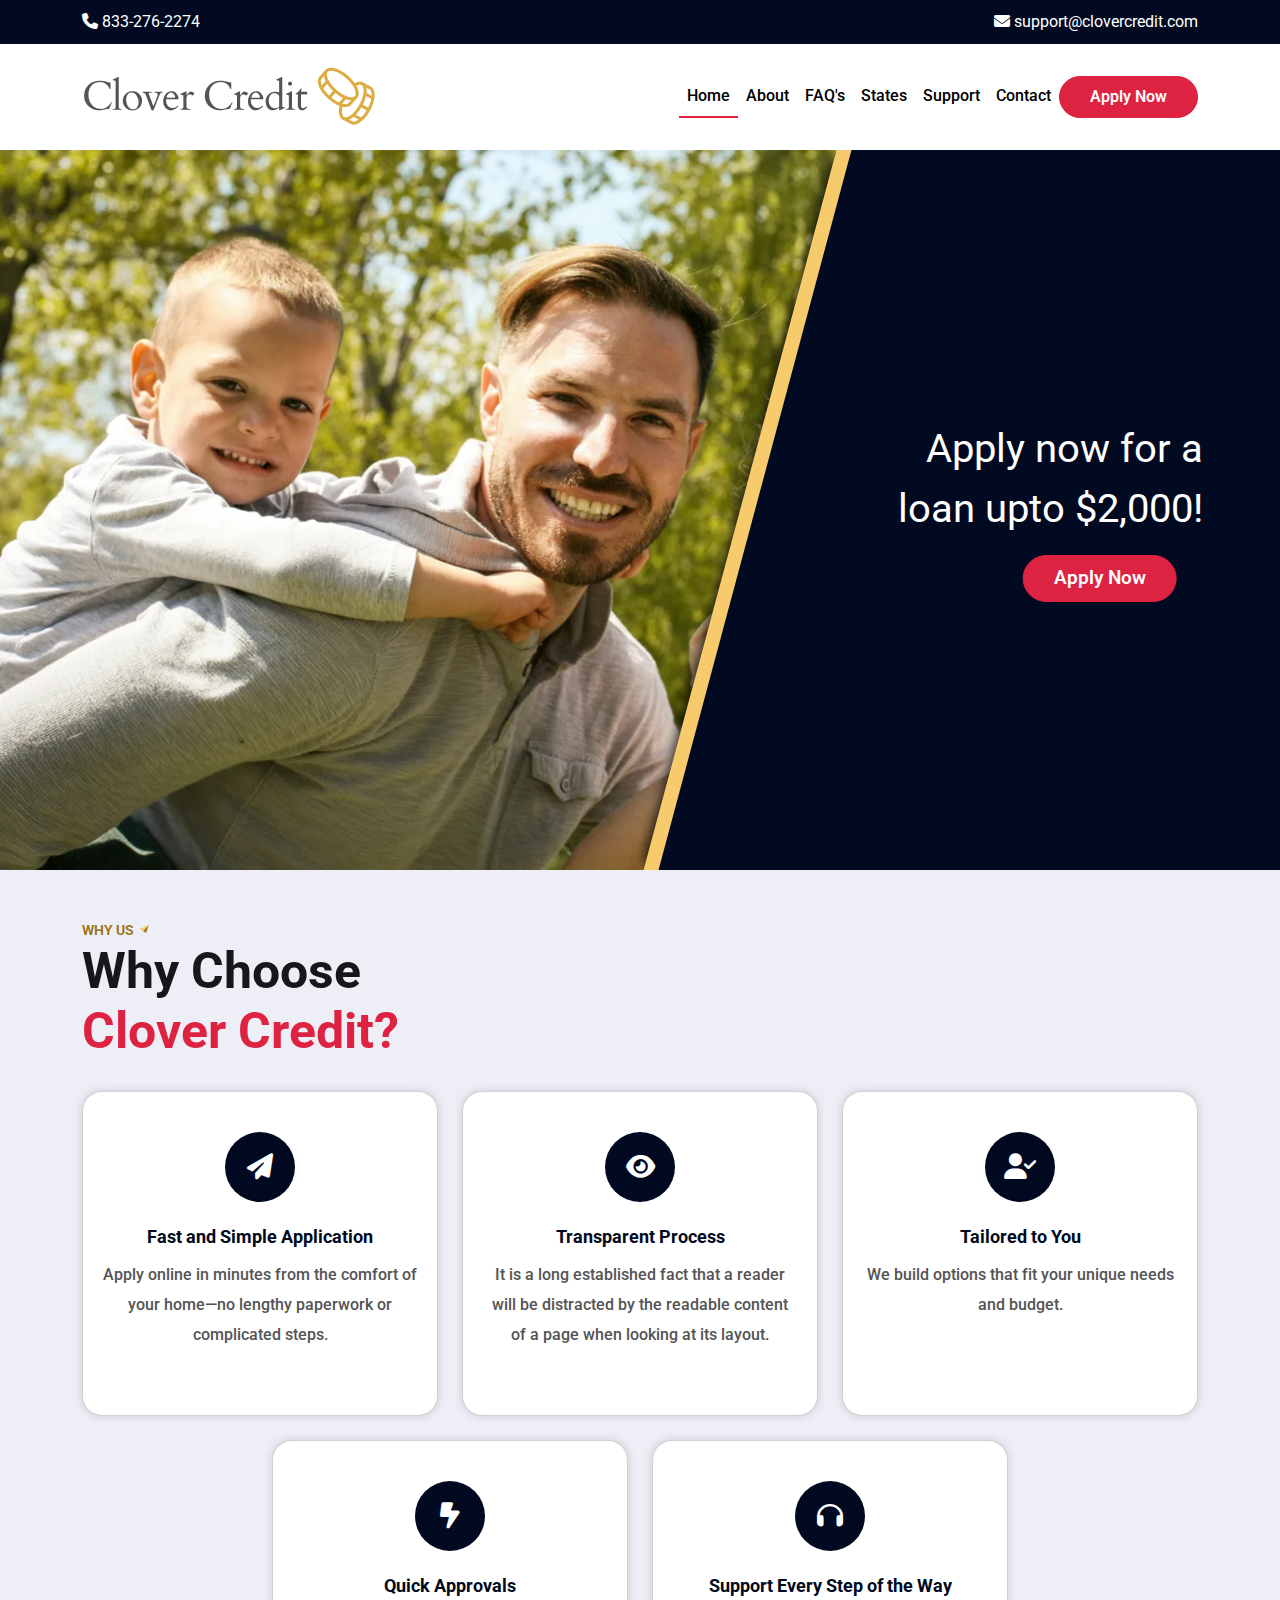
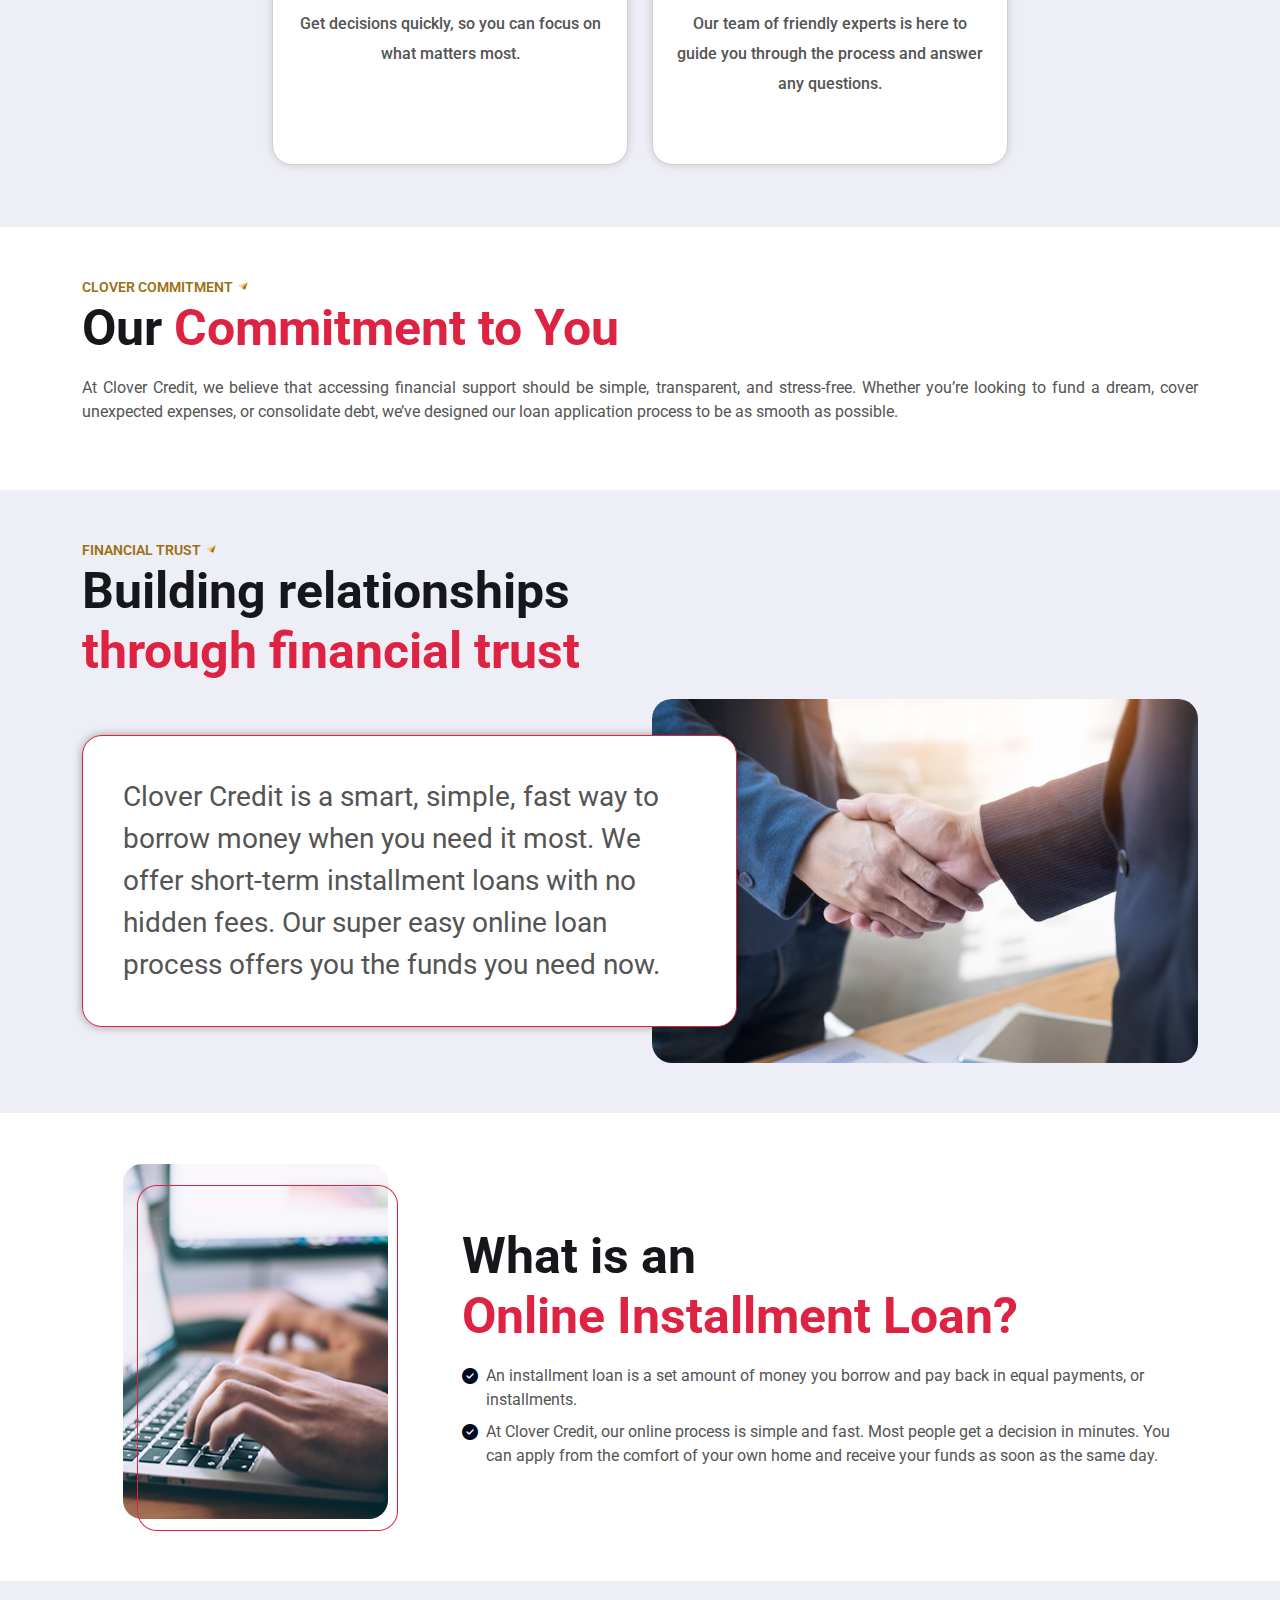
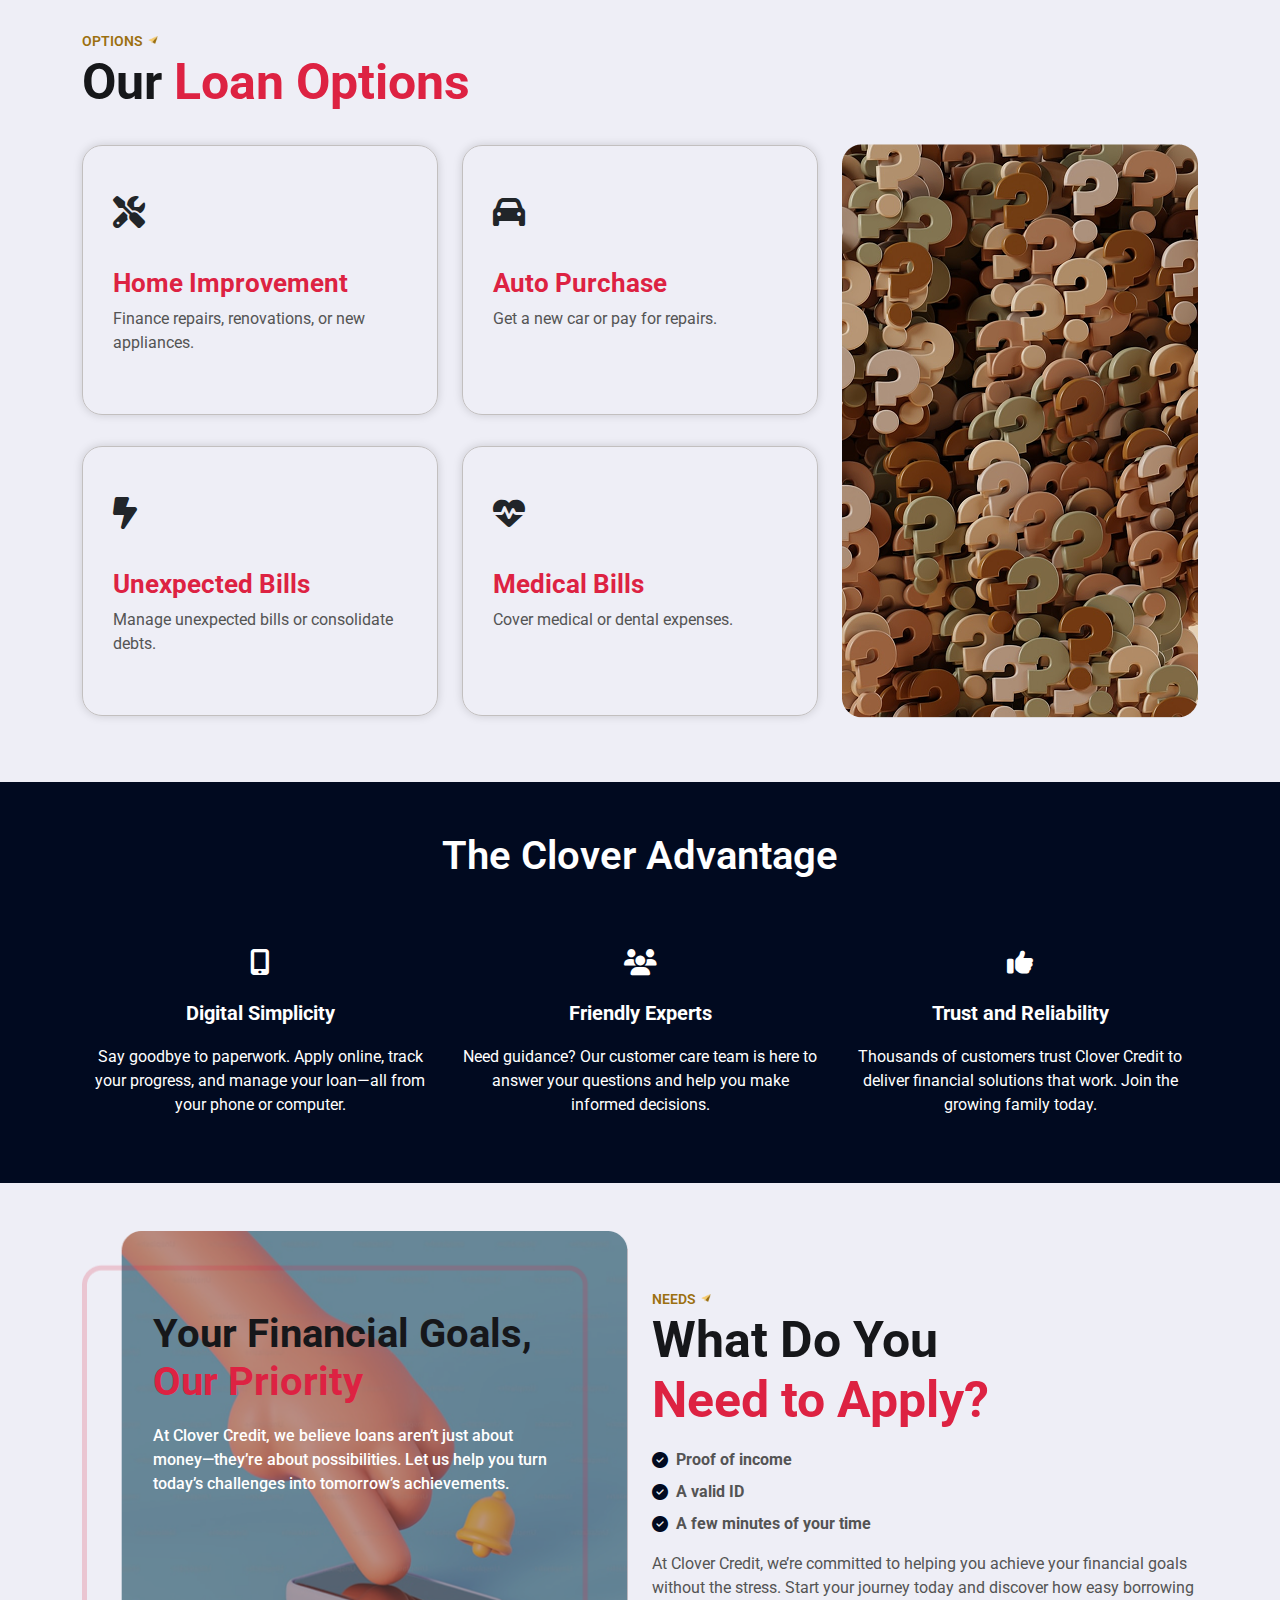
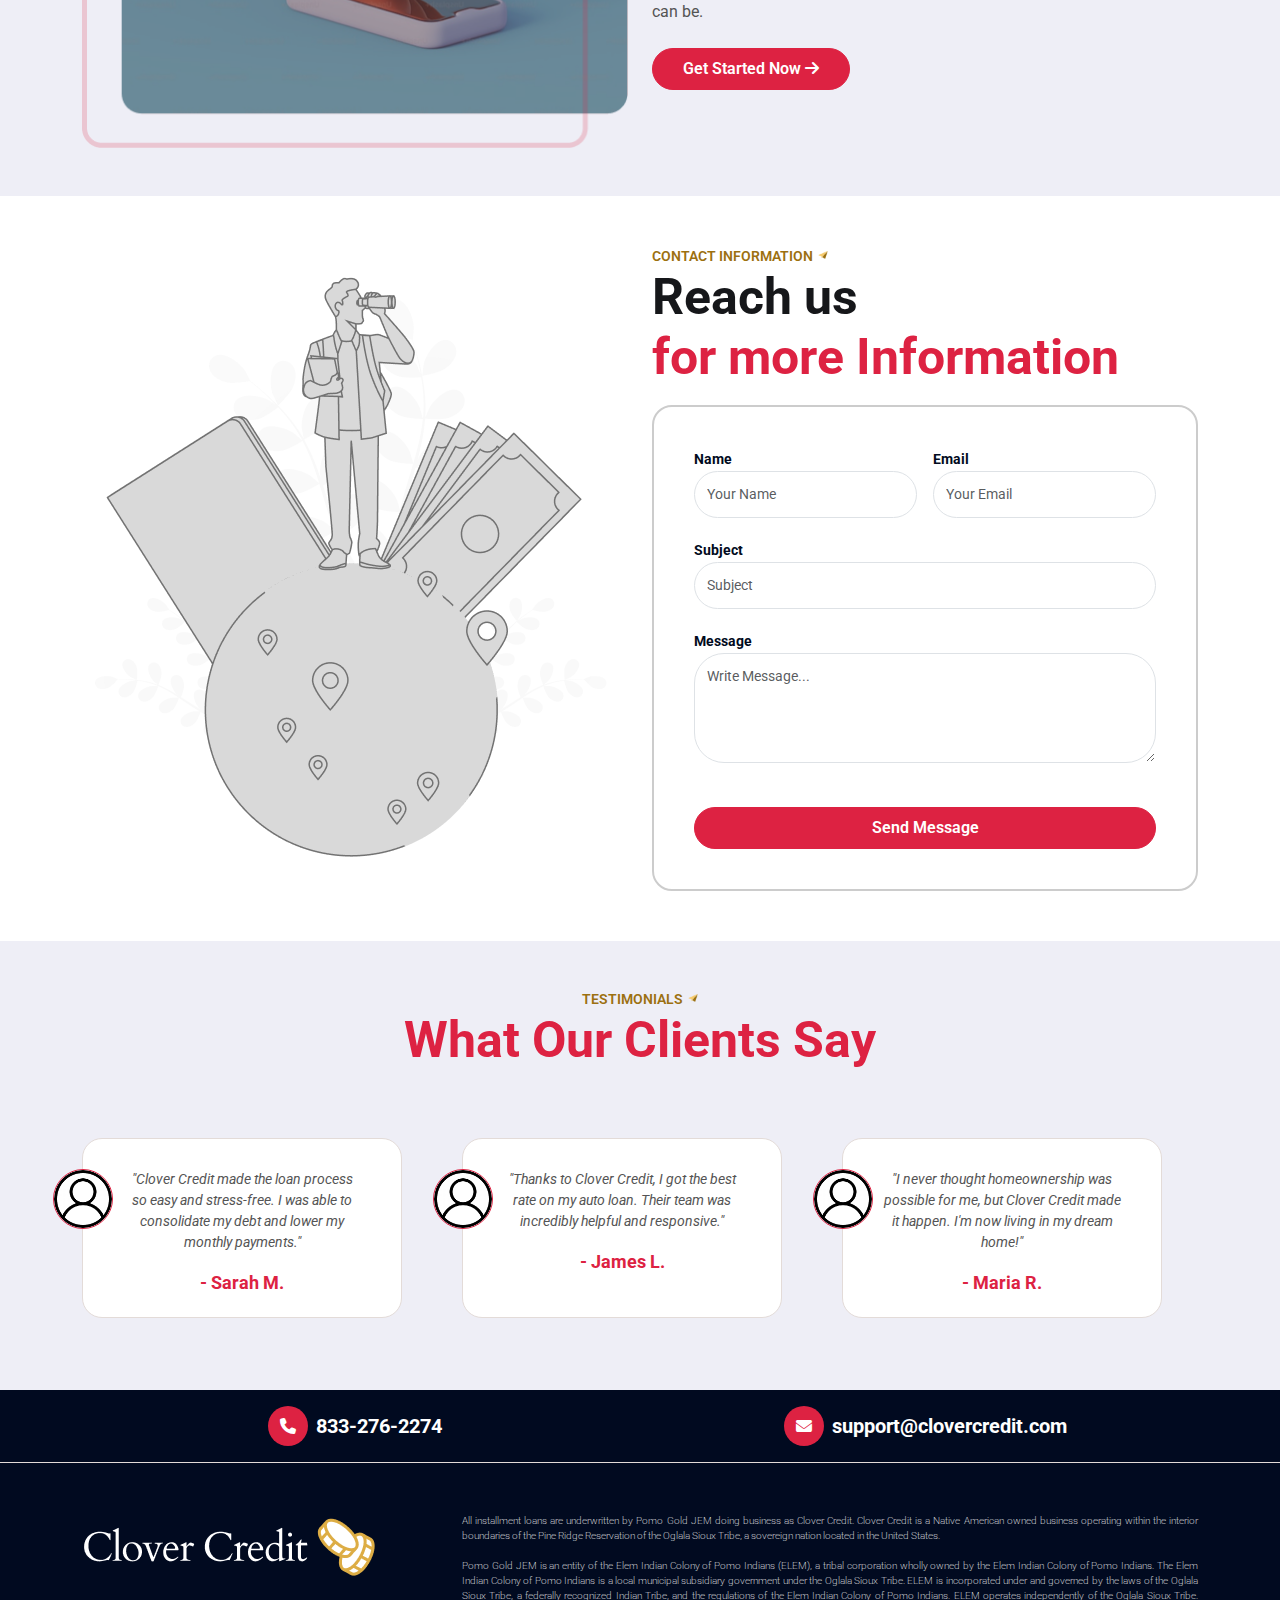
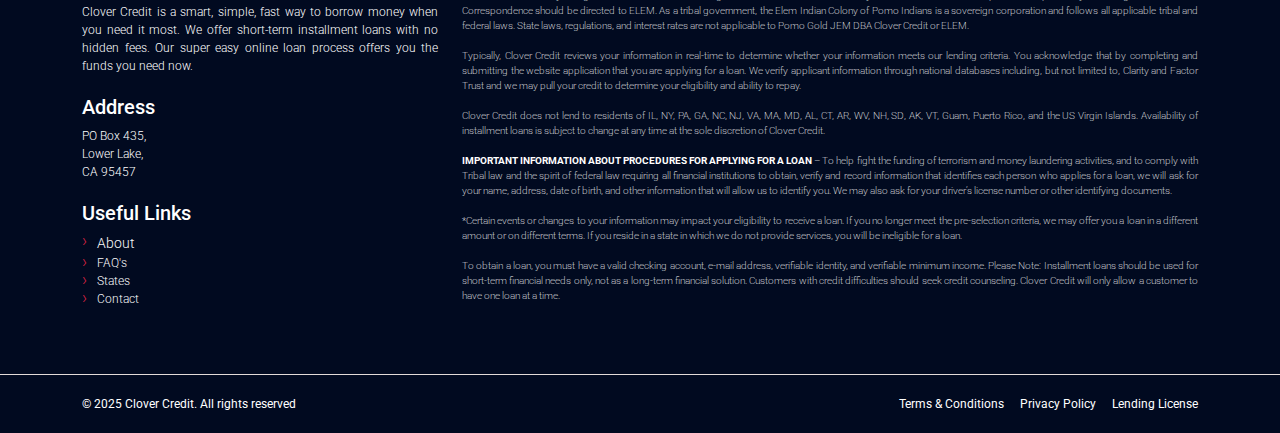
<file: index.html>
<!DOCTYPE html>
<html lang="en">
<head>
    <meta charset="UTF-8">
    <meta name="viewport" content="width=device-width, initial-scale=1.0">
    <title>Clover Credit | Home</title>
    <link rel="icon" type="image/png" href="images/fav2.png">
    <link href="https://cdn.jsdelivr.net/npm/bootstrap@5.3.3/dist/css/bootstrap.min.css" rel="stylesheet"
        integrity="sha384-QWTKZyjpPEjISv5WaRU9OFeRpok6YctnYmDr5pNlyT2bRjXh0JMhjY6hW+ALEwIH" crossorigin="anonymous">
    <link rel="preconnect" href="https://fonts.googleapis.com">
    <link rel="preconnect" href="https://fonts.gstatic.com" crossorigin>
    <link href="https://fonts.googleapis.com/css2?family=Roboto&display=swap" rel="stylesheet">
    <link rel="stylesheet" href="https://cdnjs.cloudflare.com/ajax/libs/font-awesome/6.5.1/css/all.min.css">
    <link rel="stylesheet" href="styles/style.css" />
</head>
<body>
    <div class="main-wrapper">
        <div class="top-bar">
            <div class="container">
                <div class="row">
                    <div class="col-lg-6 col-12 text-center text-lg-start">
                        <i class="fa fa-phone" aria-hidden="true"></i>
                        833-276-2274
                    </div>
                    <div class="col-lg-6 col-12 text-center text-lg-end">
                        <i class="fa fa-envelope" aria-hidden="true"></i>
                        support@clovercredit.com
                    </div>
                </div>
            </div>
        </div>
        <div class="navSection">
            <div class="container">
                <nav class="navbar navbar-expand-lg navbar-light">
                    <a class="navbar-brand" href="index.html">
                        <img class="mainLogo" src="images/logo.png" />
                    </a>
                    <button class="navbar-toggler" type="button" data-bs-toggle="collapse"
                        data-bs-target="#navbarSupportedContent" aria-controls="navbarSupportedContent" aria-expanded="false"
                        aria-label="Toggle navigation">
                        <span class="navbar-toggler-icon"></span>
                    </button>
        
                    <div class="collapse navbar-collapse" id="navbarSupportedContent">
                        <ul class="navbar-nav ms-auto"> <!-- Changed mr-auto to me-auto -->
                            <li class="nav-item active">
                                <a class="nav-link" href="index.html">Home</a>
                            </li>
                            <li class="nav-item">
                                <a class="nav-link" href="about.html">About</a>
                            </li>
                            <li class="nav-item">
                                <a class="nav-link" href="faq.html">FAQ's</a>
                            </li>
                            <li class="nav-item">
                                <a class="nav-link" href="states.html">States</a>
                            </li>
                            <li class="nav-item">
                                <a class="nav-link" href="#" data-bs-toggle="modal" data-bs-target="#exampleModal">Support</a>
                            </li>
                            <li class="nav-item">
                                <a class="nav-link" href="contact.html">Contact</a>
                            </li>
                            <!-- <li class="nav-item dropdown">
                                <a class="nav-link dropdown-toggle" href="#" id="navbarDropdown" role="button"
                                    data-bs-toggle="dropdown" aria-expanded="false">
                                    Dropdown
                                </a>
                                <ul class="dropdown-menu" aria-labelledby="navbarDropdown">
                                    <li><a class="dropdown-item" href="#">Action</a></li>
                                    <li><a class="dropdown-item" href="#">Another action</a></li>
                                    <li>
                                        <hr class="dropdown-divider">
                                    </li>
                                    <li><a class="dropdown-item" href="#">Something else here</a></li>
                                </ul>
                            </li>
                            <li class="nav-item">
                                <a class="nav-link disabled" href="#">Disabled</a>
                            </li> -->
                        </ul>
                        <form class="d-flex"> <!-- Changed form-inline to d-flex -->
                            <!-- <input class="form-control me-2" type="search" placeholder="Search" aria-label="Search"> -->
                            <button class="btn btn-clover" type="submit">Apply Now</button>
                        </form>
                    </div>
                </nav>
            </div>
        </div>
        <div class="heroSection">
            <div class="hero-action-section">
                <div class="form-action">
                    <p>Apply now for a <br /> loan upto $2,000! </p>
                    <button class="btn btn-clover" type="submit">Apply Now</button>
                </div>
            </div>
        </div>
        <div class="hero-action-section-two">
            <div class="form-action">
                <p>Apply now for a <br /> loan upto $2,000! </p>
                <button class="btn btn-clover" type="submit">Apply Now</button>
            </div>
        </div>
        <div class="whyChoose" style="padding: 50px 0px;">
            <div class="container">
                <div class="row">
                    <div class="col-12">
                        <div class="headingSection">
                            <p>Why Us</p>
                            <h1><span>Why Choose</span><br />Clover Credit?</h1>
                        </div>
                    </div>
                </div>
                <div class="row">
                    <!-- First 3 Cards -->
                    <div class="col-lg-4 col-md-6 col-12">
                        <div class="card">
                            <div class="icon">
                                <i class="fa fa-paper-plane" aria-hidden="true"></i>
                            </div>
                            <h5>Fast and Simple Application</h5>
                            <p>Apply online in minutes from the comfort of your home—no lengthy paperwork or complicated steps.</p>
                        </div>
                    </div>
                    <div class="col-lg-4 col-md-6 col-12">
                        <div class="card">
                            <div class="icon">
                                <i class="fa fa-eye" aria-hidden="true"></i>
                            </div>
                            <h5>Transparent Process</h5>
                            <p>It is a long established fact that a reader will be distracted by the readable content of a page when
                                looking at its layout.</p>
                        </div>
                    </div>
                    <div class="col-lg-4 col-md-6 col-12">
                        <div class="card">
                            <div class="icon">
                                <i class="fa fa-user-check" aria-hidden="true"></i>
                            </div>
                            <h5>Tailored to You</h5>
                            <p>We build options that fit your unique needs and budget.</p>
                        </div>
                    </div>
                
                    <!-- Spacer column to center next 2 cards -->
                    <div class="col-lg-2 d-none d-lg-block"></div>
                
                    <!-- Next 2 Cards (centered in 2nd row on large screens) -->
                    <div class="col-lg-4 col-md-6 col-12">
                        <div class="card">
                            <div class="icon">
                                <i class="fa fa-bolt-lightning" aria-hidden="true"></i>
                            </div>
                            <h5>Quick Approvals</h5>
                            <p>Get decisions quickly, so you can focus on what matters most.</p>
                        </div>
                    </div>
                    <div class="col-lg-4 col-md-6 col-12">
                        <div class="card">
                            <div class="icon">
                                <i class="fa fa-headphones" aria-hidden="true"></i>
                            </div>
                            <h5>Support Every Step of the Way</h5>
                            <p>Our team of friendly experts is here to guide you through the process and answer any questions.</p>
                        </div>
                    </div>
                </div>
                  
            </div>
        </div>
        <div class="ourCommitment">
            <div style="background: #ffffff; padding: 50px 0px;">
                <div class="container">
                    <div class="row">
                        <div class="col-12">
                            <div class="headingSection">
                                <p>Clover Commitment</p>
                                <h1><span>Our</span> Commitment to You</h1>
                            </div>
                            <div>
                                <p style="text-align: justify;">At Clover Credit, we believe that accessing financial support should be simple, transparent, and stress-free. Whether
                                you’re looking to fund a dream, cover unexpected expenses, or consolidate debt, we’ve designed our loan application
                                process to be as smooth as possible.</p>
                            </div>
                        </div>
                    </div>
                </div>
            </div>
        </div>
        <div class="financialTrust" style="padding: 50px 0px;">
            <div class="container">
                <div class="row">
                    <div class="col-12">
                        <div class="headingSection">
                            <p>Financial Trust</p>
                            <h1><span>Building relationships</span><br />through financial trust</h1>
                        </div>
                    </div>
                </div>
                <div class="row align-items-center position-relative">
                    <!-- Text section -->
                    <div class="col-12 col-lg-6 order-2 order-lg-1 position-relative">
                        <div class="relation">
                            Clover Credit is a smart, simple, fast way to borrow money when you need it most. We offer short-term
                            installment loans with no hidden fees. Our super easy online loan process offers you the funds you need now.
                        </div>
                    </div>
                
                    <!-- Image section -->
                    <div class="col-12 col-lg-6 order-1 order-lg-2 text-center">
                        <img src="images/relation.avif" class="img-fluid relation-img" alt="Relation Image" style="border-radius: 20px;"/>
						 <!-- <img src="images/relation1.avif" class="img-fluid relation-img" alt="Relation Image" style="border-radius:30px; border: 1px solid #cccccc"/> -->
                    </div>
                </div>
            </div>
        </div>
        <div class="onlineLoan">
            <div style="background: #ffffff; padding: 50px 0px;">
                <div class="container">
                    <div class="row align-items-center">
                        <!-- Image on top for mobile, left for larger screens -->
                        <div class="col-12 col-md-4 text-center mb-3 mb-md-0">
                            <img src="images/installment.png" class="img-fluid" />
                        </div>
                
                        <!-- Text section -->
                        <div class="col-12 col-md-8 d-flex flex-column justify-content-center">
                            <div class="headingSection">
                                <h1><span>What is an</span><br /> Online Installment Loan?</h1>
                            </div>
                            <div>
                                <div class="d-flex align-items-start">
                                    <i class="fa-solid fa-check-circle me-2 mt-1"></i>
                                    <p class="m-0 text-justify">An installment loan is a set amount of money you borrow and pay back in
                                        equal payments, or installments.</p>
                                </div>
                                <div class="d-flex align-items-start mt-2">
                                    <i class="fa-solid fa-check-circle me-2 mt-1"></i>
                                    <p class="m-0 text-justify">At Clover Credit, our online process is simple and fast. Most people get
                                        a decision in minutes. You can apply from the comfort of your own home and receive your funds as
                                        soon as the same day.</p>
                                </div>
                            </div>
                        </div>
                    </div>
                </div>
            </div>
        </div>
        <div class="loanOptions" style="padding: 50px 0px;">
            <div class="container">
                <div class="row">
                    <div class="col-12">
                        <div class="headingSection">
                            <p>Options</p>
                            <h1><span>Our</span> Loan Options</h1>
                        </div>
                    </div>
                </div>
            
                <div class="row align-items-center">            
                    <!-- Text section -->
                    <div class="col-12 col-lg-8">
                        <div class="row">
                            <div class="col-12 col-md-6 mb-3">
                                <div class="options">
                                    <i class="fa-solid fa-screwdriver-wrench"></i>
                                    <h3>Home Improvement</h3>
                                    <p>Finance repairs, renovations, or new appliances.</p>
                                </div>
                            </div>
                            <div class="col-12 col-md-6 mb-3">
                                <div class="options">
                                    <i class="fa fa-car"></i>
                                    <h3>Auto Purchase</h3>
                                    <p>Get a new car or pay for repairs.</p>
                                </div>
                            </div>
                            <div class="col-12 col-md-6 mb-3">
                                <div class="options">
                                    <i class="fa fa-bolt-lightning"></i>
                                    <h3>Unexpected Bills</h3>
                                    <p>Manage unexpected bills or consolidate debts.</p>
                                </div>
                            </div>
                            <div class="col-12 col-md-6 mb-3">
                                <div class="options">
                                    <i class="fa fa-heart-pulse"></i>
                                    <h3>Medical Bills</h3>
                                    <p>Cover medical or dental expenses.</p>
                                </div>
                            </div>
                        </div>
                    </div>
                    <!-- Image section (on top for mobile, right for larger screens) -->
                    <div class="col-12 col-lg-4 text-center mb-4 mb-lg-0">
                        <img src="images/options.png" class="img-fluid relation-img" alt="Relation Image" style="transform: scaleX(-1);"/>
                    </div>
                </div>
            </div>
        </div>
        <div class="cloverAdvantage">
            <div class="advantage" style="padding: 50px 0px;">
                <div class="container text-center">
                    <h1 style="margin-bottom: 70px; font-weight: 600;">The Clover Advantage</h1>
                    <div class="row">
                        <div class="col-lg-4">
                            <i class="fa-solid fa-mobile-screen-button"></i>
                            <h5>Digital Simplicity</h5>
                            <p>Say goodbye to paperwork. Apply online, track your progress, and manage your loan—all from your phone or computer.</p>
                        </div>
                        <div class="col-lg-4">
                            <i class="fa-solid fa-users"></i>
                            <h5>Friendly Experts</h5>
                            <p>Need guidance? Our customer care team is here to answer your questions and help you make informed decisions.</p>
                        </div>
                        <div class="col-lg-4">
                            <i class="fa-solid fa-thumbs-up"></i>
                            <h5>Trust and Reliability</h5>
                            <p>Thousands of customers trust Clover Credit to deliver financial solutions that work. Join the growing family today.</p>
                        </div>
                    </div>
                </div>
            </div>
        </div>
        <div class="needToApply py-5">
            <div class="container">
                <div class="row align-items-center">
                    <!-- Left Section: Image with Overlay -->
                    <div class="col-12 col-lg-6 position-relative mb-4 mb-lg-0">
                        <div class="goals position-relative">
                            <img src="images/needs.png" class="img-fluid w-100" alt="Financial Goals">
                            <div class="position-absolute text-white text-left px-3"
                                style="top: 25%; left: 50%; transform: translate(-50%, -25%); width: 80%;">
                                <div class="headingSection">
                                    <h1 class="fs-1"><span>Your Financial Goals,</span><br> Our Priority</h1>
                                </div>
                                <p class="fw-medium text-white">At Clover Credit, we believe loans aren’t just about money—they’re about
                                    possibilities. Let us help you turn today’s challenges into tomorrow’s achievements.</p>
                            </div>
                        </div>
                    </div>
        
                    <!-- Right Section: Needs List -->
                    <div class="col-12 col-lg-6">
                        <div class="headingSection">
                            <p>Needs</p>
                            <h1><span>What Do You</span><br> Need to Apply?</h1>
                        </div>
                        <div class="needs">
                            <div class="d-flex align-items-start mb-2">
                                <i class="fa-solid fa-check-circle me-2"></i>
                                <p class="m-0 text-justify fs-6">Proof of income</p>
                            </div>
                            <div class="d-flex align-items-start mb-2">
                                <i class="fa-solid fa-check-circle me-2"></i>
                                <p class="m-0 text-justify fs-6">A valid ID</p>
                            </div>
                            <div class="d-flex align-items-start mb-2">
                                <i class="fa-solid fa-check-circle me-2"></i>
                                <p class="m-0 text-justify fs-6">A few minutes of your time</p>
                            </div>
                        </div>
                        <p class="mt-3">At Clover Credit, we’re committed to helping you achieve your financial goals without
                            the stress. Start your journey today and discover how easy borrowing can be.</p>
                        <button class="btn btn-clover mt-2 mobile-full-width">Get Started Now <i class="fa fa-arrow-right"
                                aria-hidden="true"></i></button>
                    </div>
                </div>
            </div>
        </div>
        <div class="reachUs">
            <div style="background: #ffffff; padding: 50px 0px;">
                <div class="container">
                    <div class="row align-items-center">
                        <!-- Image on top for mobile, left for larger screens -->
                        <div class="col-12 col-md-6 text-center mb-3 mb-md-0">
                            <img src="images/contact.png" class="img-fluid" />
                        </div>
        
                        <!-- Text section -->
                        <div class="col-12 col-md-6 d-flex flex-column justify-content-center">
                            <div class="headingSection">
                                <p>Contact Information</p>
                                <h1><span>Reach us</span><br />for more Information</h1>
                            </div>
                            <form id="formSubmit">
                                <div class="form" style="border: 2px solid #ccc; padding: 40px;">
                                    <div class="row g-3">
                                        <!-- Name Field -->
                                        <div class="col-12 col-md-6">
                                            <div class="form-group">
                                                <label for="your-name" class="fw-bold">Name</label>
                                                <input type="text" class="form-control" id="your-name" placeholder="Your Name">
                                            </div>
                                        </div>
                                        <!-- Email Field -->
                                        <div class="col-12 col-md-6">
                                            <div class="form-group">
                                                <label for="email" class="fw-bold">Email</label>
                                                <input type="email" class="form-control" id="email" placeholder="Your Email">
                                            </div>
                                        </div>
                                    </div>
                            
                                    <!-- Subject Field -->
                                    <div class="form-group">
                                        <label for="subject" class="fw-bold">Subject</label>
                                        <input type="text" class="form-control" id="subject" placeholder="Subject">
                                    </div>
                            
                                    <!-- Message Field -->
                                    <div class="form-group">
                                        <label for="message" class="fw-bold">Message</label>
                                        <textarea class="form-control" id="message" placeholder="Write Message..." rows="4"></textarea>
                                    </div>
                            
                                    <!-- Submit Button -->
                                    <button class="btn btn-clover mt-4 w-100" type="submit">Send Message</button>
                                </div>
                            </form>
                        </div>
                    </div>
                </div>
            </div>
        </div>
        <div class="testimonials py-5">
            <div class="container">
                <div class="row">
                    <div class="col-12">
                        <div class="headingSection text-center">
                            <p>Testimonials</p>
                            <h1>What Our Clients Say</h1>
                        </div>
                    </div>
                </div>
                <div class="row">
                    <!-- Testimonial 1 -->
                    <div class="col-12 col-md-6 col-lg-4 mb-4">
                        <div class="customer text-center">
                            <img src="images/user.png" class="img-fluid mb-3" alt="User Image" style="max-width: 60px;">

                            <p>"Clover Credit made the loan process so easy and stress-free. I was able to consolidate my debt
                                and lower my monthly payments."</p>
                            <span class="fw-bold">- Sarah M.</span>
                        </div>
                    </div>
                    <!-- Testimonial 2 -->
                    <div class="col-12 col-md-6 col-lg-4 mb-4">
                        <div class="customer text-center">
                            <img src="images/user.png" class="img-fluid mb-3" alt="User Image" style="max-width: 60px;">
                            <p>"Thanks to Clover Credit, I got the best rate on my auto loan. Their team was incredibly helpful
                                and responsive."</p>
                            <span class="fw-bold">- James L.</span>
                        </div>
                    </div>
                    <!-- Testimonial 3 -->
                    <div class="col-12 col-md-6 col-lg-4 mb-4">
                        <div class="customer text-center">
                            <img src="images/user.png" class="img-fluid mb-3" alt="User Image" style="max-width: 60px;">
                            <p>"I never thought homeownership was possible for me, but Clover Credit made it happen. I'm now
                                living in my dream home!"</p>
                            <span class="fw-bold">- Maria R.</span>
                        </div>
                    </div>
                </div>
            </div>
        </div>
        <div class="modal fade" id="exampleModal" tabindex="-1" aria-labelledby="exampleModalLabel" aria-hidden="true">
            <div class="modal-dialog">
                <div class="modal-content">
                    <div class="modal-body">
                        <div class="form">
                            <div class="headingSection text-center d-flex">
                                <div>
                                    <h1 style="font-size: 26px;"><span>Contact </span>Management </h1>
                                    <p style="color: #484848; font-weight: normal; font-size: 14px; text-transform: capitalize;">We are here to help. Feel free to reach out to a manager. Customer service is our first priority. Fill out this quick
                                        form and we will contact you as quickly as possible.</p><br />
                                </div>
                                <button type="button"
                                    style=" height: fit-content; background-color: #000; border-radius: 50px; color: #fff; padding: 0px 8px;" data-bs-dismiss="modal" >x</button>
                            </div>
                            <div class="form" style="border: 2px solid #ccc;">
                                <div class="row g-3">
                                    <!-- Name Field -->
                                    <div class="col-12 col-md-6">
                                        <div class="form-group">
                                            <label for="your-name" class="fw-bold">Name</label>
                                            <input type="text" class="form-control" id="your-name" placeholder="Your Name">
                                        </div>
                                    </div>
                                    <!-- Email Field -->
                                    <div class="col-12 col-md-6">
                                        <div class="form-group">
                                            <label for="email" class="fw-bold">Email</label>
                                            <input type="email" class="form-control" id="email" placeholder="Your Email">
                                        </div>
                                    </div>
                                </div>
                            
                                <!-- Subject Field -->
                                <div class="form-group">
                                    <label for="subject" class="fw-bold">Subject</label>
                                    <input type="text" class="form-control" id="subject" placeholder="Subject">
                                </div>
                            
                                <!-- Message Field -->
                                <div class="form-group">
                                    <label for="message" class="fw-bold">Message</label>
                                    <textarea class="form-control" id="message" placeholder="Write Message..." rows="4"></textarea>
                                </div>
                            
                                <!-- Submit Button -->
                                <button class="btn btn-clover mt-4 w-100" type="submit">Send Message</button>
                            </div>
                        </div>
                    </div>
                </div>
            </div>
        </div>
        <div class="footer">
            <div class="contactInfo py-3">
                <div class="container">
                    <div class="row">
                        <!-- Phone Section -->
                        <div class="col-12 col-md-6 text-center d-flex justify-content-center align-items-center mb-3 mb-md-0">
                            <span class="round-icon me-2">
                                <i class="fa fa-phone fs-6" aria-hidden="true"></i>
                            </span>
                            <p class="phone fw-bold m-0">833-276-2274</p>
                        </div>
                        <!-- Email Section -->
                        <div class="col-12 col-md-6 text-center d-flex justify-content-center align-items-center">
                            <span class="round-icon me-2">
                                <i class="fa fa-envelope fs-6" aria-hidden="true"></i>
                            </span>

                            <p class="mail fw-bold m-0">support@clovercredit.com</p>
                        </div>
                    </div>
                </div>
            </div>
            <div class="footerSection" style="padding: 50px 0px;">
                <div class="container">
                    <div class="row">
                        <!-- Left Section -->
                        <div class="col-12 col-md-6 col-lg-4">
                            <div class="footerLogo" style="font-weight: 300;">
                                <img class="mainLogo" src="images/logo_white.png" />
                                <p style="margin-top: 20px; font-size: 12px;">Clover Credit is a smart, simple, fast way to borrow money when you
                                    need it most. We offer short-term installment loans with no hidden fees. Our super easy online
                                    loan process offers you the funds you need now.</p>
            
                                <h3 style="font-size: 20px; margin-top: 20px;">Address</h3>
                                <p style="font-size: 12px;">PO Box 435,<br /> Lower Lake,<br /> CA 95457</p>
            
                                <h3 style="font-size: 20px; margin-top: 20px;">Useful Links</h3>
                                <ul class="custom-list list-unstyled">
                                    <li><a href="about.html" class="text-light" style="font-size: 14px;">About</a></li>
                                    <li><a href="faq.html" class="text-light" style="font-size: 12px;">FAQ's</a></li>
                                    <li><a href="states.html" class="text-light" style="font-size: 12px;">States</a></li>
                                    <li><a href="contact.html" class="text-light" style="font-size: 12px;">Contact</a></li>
                                </ul>
                            </div>
                        </div>
            
                        <!-- Right Section -->
                        <div class="col-12 col-md-6 col-lg-8">
                            <p class="terms">
                                All installment loans are underwritten by Pomo Gold JEM doing business as Clover Credit. Clover Credit is a Native
                                American owned business operating within the interior boundaries of the Pine Ridge Reservation of the Oglala Sioux
                                Tribe, a sovereign nation located in the United States.<br><br>
            
                                Pomo Gold JEM is an entity of the Elem Indian Colony of Pomo Indians (ELEM), a tribal corporation wholly owned by the
                                Elem Indian Colony of Pomo Indians. The Elem Indian Colony of Pomo Indians is a local municipal subsidiary government
                                under the Oglala Sioux Tribe. ELEM is incorporated under and governed by the laws of the Oglala Sioux Tribe, a federally
                                recognized Indian Tribe, and the regulations of the Elem Indian Colony of Pomo Indians. ELEM operates independently of
                                the Oglala Sioux Tribe. Correspondence should be directed to ELEM. As a tribal government, the Elem Indian Colony of
                                Pomo Indians is a sovereign corporation and follows all applicable tribal and federal laws. State laws, regulations, and interest rates are not applicable to Pomo Gold JEM DBA Clover Credit or ELEM.<br><br>

                                Typically, Clover Credit reviews your information in real-time to determine whether your information meets our lending criteria. You acknowledge that by completing and submitting the website application that you are applying for a loan. We verify applicant information through national databases including, but not limited to, Clarity and Factor Trust and we may pull your credit to determine your eligibility and ability to repay.<br /><br>

                                Clover Credit does not lend to residents of IL, NY, PA, GA, NC, NJ, VA, MA, MD, AL, CT, AR, WV, NH, SD, AK, VT, Guam,
                                Puerto Rico, and the US Virgin Islands. Availability of installment loans is subject to change at any time at the sole
                                discretion of Clover Credit.<br /><br>
            
                                <span class="fw-bold">IMPORTANT INFORMATION ABOUT PROCEDURES FOR APPLYING FOR A LOAN</span> – To help fight the funding of terrorism and money laundering activities, and to comply with Tribal law and the spirit of federal law requiring all financial institutions to obtain, verify and record information that identifies each person
                                who applies for a loan, we will ask for your name, address, date of birth, and other information that will allow us to
                                identify you. We may also ask for your driver’s license number or other identifying documents.<br><br>
            
                                *Certain events or changes to your information may impact your eligibility to receive a loan. If you no longer meet the
                                pre-selection criteria, we may offer you a loan in a different amount or on different terms. If you reside in a state in
                                which we do not provide services, you will be ineligible for a loan.<br /><br>
                                To obtain a loan, you must have a valid checking account, e-mail address, verifiable identity, and verifiable minimum
                                income. Please Note: Installment loans should be used for short-term financial needs only, not as a long-term financial
                                solution. Customers with credit difficulties should seek credit counseling. Clover Credit will only allow a customer to
                                have one loan at a time.<br />
                            </p>
                        </div>
                    </div>
                </div>
            </div>
            <div class="contactInfo" style="font-size: 12px; padding: 20px 0px; border-top: 1px solid #E3DBD8; border-bottom: none;">
                <div class="container">
                    <div class="row align-items-center text-center text-md-start">
                        <!-- Copyright Section -->
                        <div class="col-12 col-md-6">
                            <p class="m-0" style="font-size: 12px;">© 2025 Clover Credit. All rights reserved</p>
                        </div>
            
                        <!-- Terms & Policy Links -->
                        <div class="col-12 col-md-6 d-flex justify-content-center justify-content-md-end mt-2 mt-md-0">
                            <ul class="list-unstyled d-flex gap-3 m-0">
                                <li><a href="docs/Terms_of_Use.pdf" target="_blank">Terms & Conditions</a></li>
                                <li><a href="docs/privacy_policy.pdf" target="_blank">Privacy Policy</a></li>
                                <li><a href="docs/Pomo_Gold_dba_Clover_Credit_Lender_License_2024.pdf" target="_blank">Lending License</a></li>
                            </ul>
                        </div>
                    </div>
                </div>
            </div>
        </div>
    </div>
</body>
<script src="https://cdn.jsdelivr.net/npm/bootstrap@5.3.3/dist/js/bootstrap.bundle.min.js"
    integrity="sha384-YvpcrYf0tY3lHB60NNkmXc5s9fDVZLESaAA55NDzOxhy9GkcIdslK1eN7N6jIeHz"
    crossorigin="anonymous"></script>
</html>
</file>
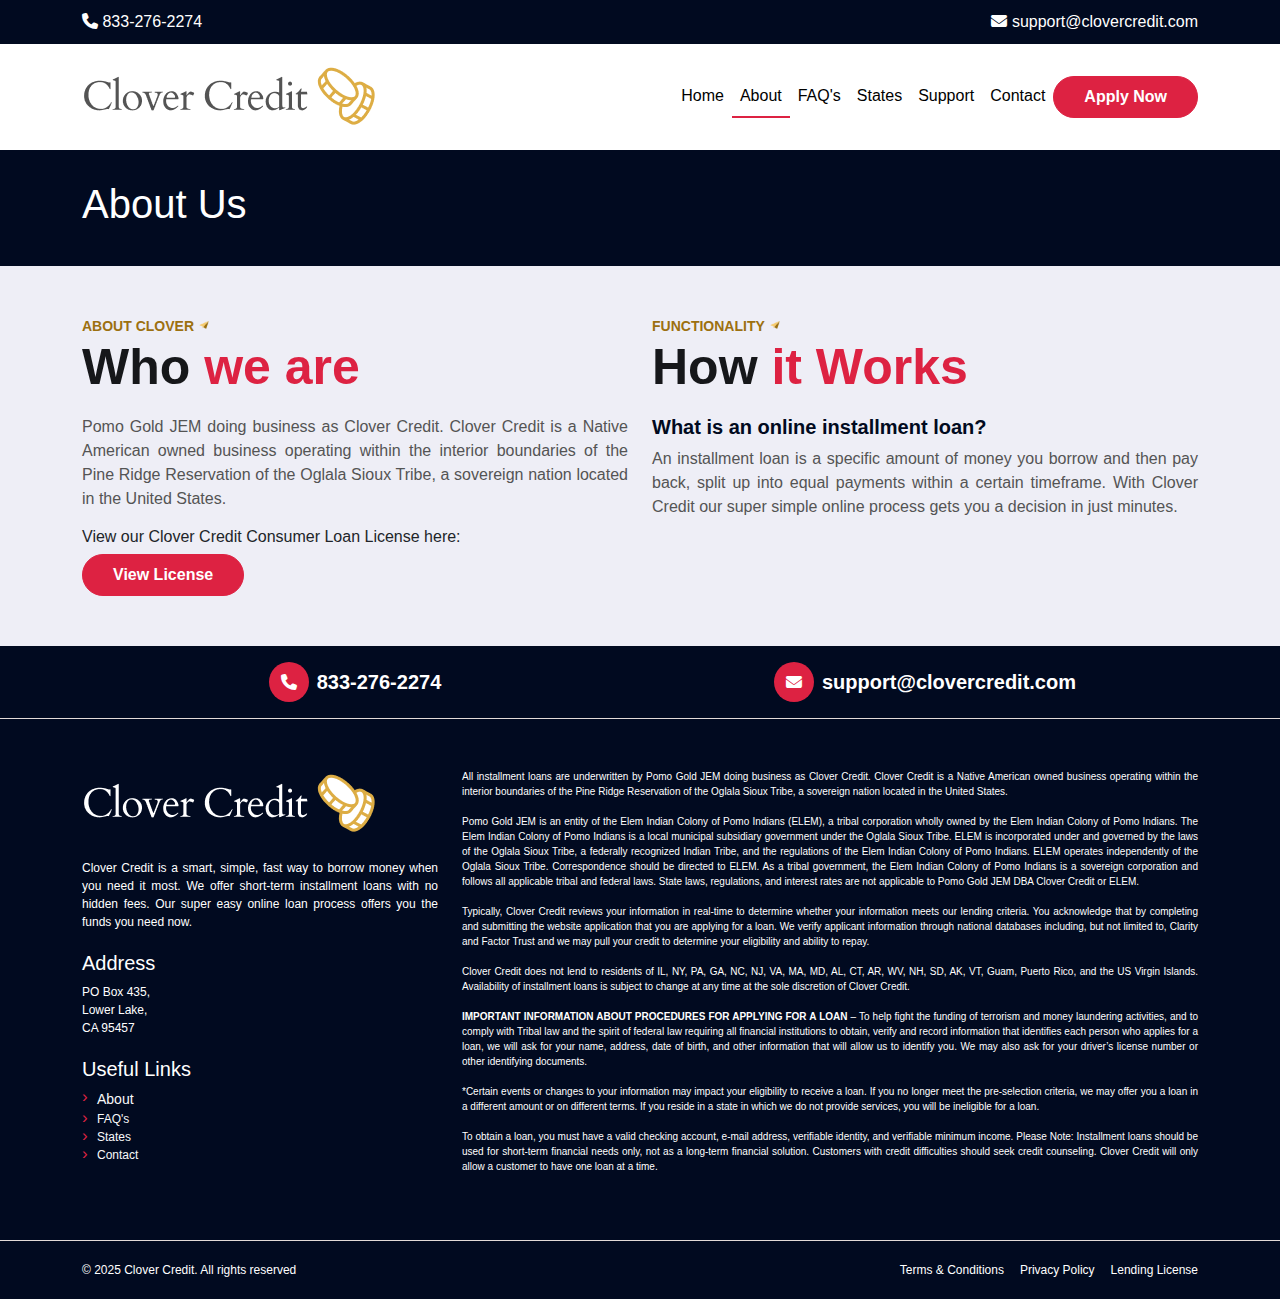
<file: about.html>
<!DOCTYPE html>
<html lang="en">

    <head>
        <meta charset="UTF-8">
        <meta name="viewport" content="width=device-width, initial-scale=1.0">
        <title>Clover Credit | About Us</title>
        <link rel="icon" type="image/png" href="images/fav2.png">
        <link href="https://cdn.jsdelivr.net/npm/bootstrap@5.3.3/dist/css/bootstrap.min.css" rel="stylesheet"
            integrity="sha384-QWTKZyjpPEjISv5WaRU9OFeRpok6YctnYmDr5pNlyT2bRjXh0JMhjY6hW+ALEwIH" crossorigin="anonymous">
        <link rel="preconnect" href="https://fonts.googleapis.com">
        <link rel="preconnect" href="https://fonts.gstatic.com" crossorigin>
        <link
            href="https://fonts.googleapis.com/css2?family=Darker+Grotesque:wght@300..900&family=Gloock&family=Montserrat:ital,wght@0,100..900;1,100..900&display=swap"
            rel="stylesheet">
        <link rel="stylesheet" href="https://cdnjs.cloudflare.com/ajax/libs/font-awesome/6.5.1/css/all.min.css">
        <link rel="stylesheet" href="styles/style.css" />
    </head>

    <body>
        <div class="main-wrapper">
            <div class="top-bar">
                <div class="container">
                    <div class="row">
                        <div class="col-lg-6 col-12 text-center text-lg-start">
                            <i class="fa fa-phone" aria-hidden="true"></i>
                            833-276-2274
                        </div>
                        <div class="col-lg-6 col-12 text-center text-lg-end">
                            <i class="fa fa-envelope" aria-hidden="true"></i>
                            support@clovercredit.com
                        </div>
                    </div>
                </div>
            </div>
            <div class="navSection">
                <div class="container">
                    <nav class="navbar navbar-expand-lg navbar-light">
                        <a class="navbar-brand" href="index.html">
                            <img src="images/logo.png" class="mainLogo" />
                        </a>
                        <button class="navbar-toggler" type="button" data-bs-toggle="collapse"
                            data-bs-target="#navbarSupportedContent" aria-controls="navbarSupportedContent"
                            aria-expanded="false" aria-label="Toggle navigation">
                            <span class="navbar-toggler-icon"></span>
                        </button>

                        <div class="collapse navbar-collapse" id="navbarSupportedContent">
                            <ul class="navbar-nav ms-auto"> <!-- Changed mr-auto to me-auto -->
                                <li class="nav-item">
                                    <a class="nav-link" href="index.html">Home</a>
                                </li>
                                <li class="nav-item active">
                                    <a class="nav-link" href="about.html">About</a>
                                </li>
                                <li class="nav-item">
                                    <a class="nav-link" href="faq.html">FAQ's</a>
                                </li>
                                <li class="nav-item">
                                    <a class="nav-link" href="states.html">States</a>
                                </li>
                                <li class="nav-item">
                                    <a class="nav-link" href="#" data-bs-toggle="modal" data-bs-target="#exampleModal">Support</a>
                                </li>
                                <li class="nav-item">
                                    <a class="nav-link" href="contact.html">Contact</a>
                                </li>
                                <!-- <li class="nav-item dropdown">
                                <a class="nav-link dropdown-toggle" href="#" id="navbarDropdown" role="button"
                                    data-bs-toggle="dropdown" aria-expanded="false">
                                    Dropdown
                                </a>
                                <ul class="dropdown-menu" aria-labelledby="navbarDropdown">
                                    <li><a class="dropdown-item" href="#">Action</a></li>
                                    <li><a class="dropdown-item" href="#">Another action</a></li>
                                    <li>
                                        <hr class="dropdown-divider">
                                    </li>
                                    <li><a class="dropdown-item" href="#">Something else here</a></li>
                                </ul>
                            </li>
                            <li class="nav-item">
                                <a class="nav-link disabled" href="#">Disabled</a>
                            </li> -->
                            </ul>
                            <form class="d-flex"> <!-- Changed form-inline to d-flex -->
                                <!-- <input class="form-control me-2" type="search" placeholder="Search" aria-label="Search"> -->
                                <button class="btn btn-clover" type="submit">Apply Now</button>
                            </form>
                        </div>
                    </nav>
                </div>
            </div>
            <div class="contentSection">
                <div class="contentHeader">
                    <div class="container">
                        <div class="row">
                            <div class="col-12">
                                <h1>About Us</h1>
                            </div>
                        </div>
                    </div>
                </div>
                <div class="container">
                    <div class="content">
                        <div class="row">
                            <div class="col-md-6">
                                <div class="leftContent">
                                    <div class="headingSection">
                                        <p>About Clover</p>
                                        <h1><span>Who </span>we are</h1>
                                    </div>
                                    <p>Pomo Gold JEM doing business as Clover Credit. Clover Credit is a Native American owned business operating within the
                                    interior boundaries of the Pine Ridge Reservation of the Oglala Sioux Tribe, a sovereign nation located in the United
                                    States.</p>

                                    <h6>View our Clover Credit Consumer Loan License here:</h6>
                                    <button class="btn btn-clover mobile-full-width">View License</button>
                                    <div class="mb-5 mb-md-0"></div>
                                </div>
                            </div>
                            <div class="col-md-6">
                                <div class="rightContent">
                                    <div class="headingSection">
                                        <p>Functionality</p>
                                        <h1><span>How  </span>it Works</h1>
                                    </div>
                                    <h5>What is an online installment loan?</h5>
                                    <p>An installment loan is a specific amount of money you borrow and then pay back, split up into equal payments within a
                                    certain timeframe. With Clover Credit our super simple online process gets you a decision in just minutes.</p>
                                </div>
                            </div>
                        </div>
                    </div>
                </div>
            </div>
            <div class="modal fade" id="exampleModal" tabindex="-1" aria-labelledby="exampleModalLabel" aria-hidden="true">
                <div class="modal-dialog">
                    <div class="modal-content">
                        <div class="modal-body">
                            <div class="form">
                                <div class="headingSection text-center d-flex">
                                    <div>
                                        <h1 style="font-size: 26px;"><span>Contact </span>Management </h1>
                                        <p
                                            style="color: #484848; font-weight: normal; font-size: 14px; text-transform: capitalize;">
                                            We are here to help. Feel free to reach out to a manager. Customer service is our first
                                            priority. Fill out this quick
                                            form and we will contact you as quickly as possible.</p><br />
                                    </div>
                                    <button type="button"
                                        style=" height: fit-content; background-color: #000; border-radius: 50px; color: #fff; padding: 0px 8px;"
                                        data-bs-dismiss="modal">x</button>
                                </div>
                                <div class="form" style="border: 2px solid #ccc;">
                                    <div class="row g-3">
                                        <!-- Name Field -->
                                        <div class="col-12 col-md-6">
                                            <div class="form-group">
                                                <label for="your-name" class="fw-bold">Name</label>
                                                <input type="text" class="form-control" id="your-name" placeholder="Your Name">
                                            </div>
                                        </div>
                                        <!-- Email Field -->
                                        <div class="col-12 col-md-6">
                                            <div class="form-group">
                                                <label for="email" class="fw-bold">Email</label>
                                                <input type="email" class="form-control" id="email" placeholder="Your Email">
                                            </div>
                                        </div>
                                    </div>
                
                                    <!-- Subject Field -->
                                    <div class="form-group">
                                        <label for="subject" class="fw-bold">Subject</label>
                                        <input type="text" class="form-control" id="subject" placeholder="Subject">
                                    </div>
                
                                    <!-- Message Field -->
                                    <div class="form-group">
                                        <label for="message" class="fw-bold">Message</label>
                                        <textarea class="form-control" id="message" placeholder="Write Message..." rows="4"></textarea>
                                    </div>
                
                                    <!-- Submit Button -->
                                    <button class="btn btn-clover mt-4 w-100" type="submit">Send Message</button>
                                </div>
                            </div>
                        </div>
                    </div>
                </div>
            </div>
            <div class="footer">
                <div class="contactInfo py-3">
                    <div class="container">
                        <div class="row">
                            <!-- Phone Section -->
                            <div
                                class="col-12 col-md-6 text-center d-flex justify-content-center align-items-center mb-3 mb-md-0">
                                <span class="round-icon me-2">
                                    <i class="fa fa-phone fs-6" aria-hidden="true"></i>
                                </span>
                                <p class="phone fw-bold m-0">833-276-2274</p>
                            </div>
                            <!-- Email Section -->
                            <div class="col-12 col-md-6 text-center d-flex justify-content-center align-items-center">
                                <span class="round-icon me-2">
                                    <i class="fa fa-envelope fs-6" aria-hidden="true"></i>
                                </span>

                                <p class="mail fw-bold m-0">support@clovercredit.com</p>
                            </div>
                        </div>
                    </div>
                </div>
                <div class="footerSection" style="padding: 50px 0px;">
                    <div class="container">
                        <div class="row">
                            <!-- Left Section -->
                            <div class="col-12 col-md-6 col-lg-4">
                                <div class="footerLogo" style="font-weight: 300;">
                                    <img src="images/logo_white.png" class="mainLogo" />
                                    <p style="margin-top: 20px; font-size: 12px;">Clover Credit is a smart, simple, fast
                                        way to borrow money when you
                                        need it most. We offer short-term installment loans with no hidden fees. Our
                                        super easy online
                                        loan process offers you the funds you need now.</p>

                                    <h3 style="font-size: 20px; margin-top: 20px;">Address</h3>
                                    <p style="font-size: 12px;">PO Box 435,<br /> Lower Lake,<br /> CA 95457</p>

                                    <h3 style="font-size: 20px; margin-top: 20px;">Useful Links</h3>
                                    <ul class="custom-list list-unstyled">
                                        <li><a href="about.html" class="text-light" style="font-size: 14px;">About</a>
                                        </li>
                                        <li><a href="faq.html" class="text-light" style="font-size: 12px;">FAQ's</a>
                                        </li>
                                        <li><a href="states.html" class="text-light" style="font-size: 12px;">States</a>
                                        </li>
                                        <li><a href="contact.html" class="text-light"
                                                style="font-size: 12px;">Contact</a></li>
                                    </ul>
                                </div>
                            </div>

                            <!-- Right Section -->
                            <div class="col-12 col-md-6 col-lg-8">
                                <p class="terms">
                                    All installment loans are underwritten by Pomo Gold JEM doing business as Clover
                                    Credit. Clover Credit is a Native
                                    American owned business operating within the interior boundaries of the Pine Ridge
                                    Reservation of the Oglala Sioux
                                    Tribe, a sovereign nation located in the United States.<br><br>

                                    Pomo Gold JEM is an entity of the Elem Indian Colony of Pomo Indians (ELEM), a
                                    tribal corporation wholly owned by the
                                    Elem Indian Colony of Pomo Indians. The Elem Indian Colony of Pomo Indians is a
                                    local municipal subsidiary government
                                    under the Oglala Sioux Tribe. ELEM is incorporated under and governed by the laws of
                                    the Oglala Sioux Tribe, a federally
                                    recognized Indian Tribe, and the regulations of the Elem Indian Colony of Pomo
                                    Indians. ELEM operates independently of
                                    the Oglala Sioux Tribe. Correspondence should be directed to ELEM. As a tribal
                                    government, the Elem Indian Colony of
                                    Pomo Indians is a sovereign corporation and follows all applicable tribal and
                                    federal laws. State laws, regulations, and interest rates are not applicable to Pomo
                                    Gold JEM DBA Clover Credit or ELEM.<br><br>

                                    Typically, Clover Credit reviews your information in real-time to determine whether
                                    your information meets our lending criteria. You acknowledge that by completing and
                                    submitting the website application that you are applying for a loan. We verify
                                    applicant information through national databases including, but not limited to,
                                    Clarity and Factor Trust and we may pull your credit to determine your eligibility
                                    and ability to repay.<br /><br>

                                    Clover Credit does not lend to residents of IL, NY, PA, GA, NC, NJ, VA, MA, MD, AL,
                                    CT, AR, WV, NH, SD, AK, VT, Guam,
                                    Puerto Rico, and the US Virgin Islands. Availability of installment loans is subject
                                    to change at any time at the sole
                                    discretion of Clover Credit.<br /><br>

                                    <span class="fw-bold">IMPORTANT INFORMATION ABOUT PROCEDURES FOR APPLYING FOR A
                                        LOAN</span> – To help fight the funding of terrorism and money laundering
                                    activities, and to comply with Tribal law and the spirit of federal law requiring
                                    all financial institutions to obtain, verify and record information that identifies
                                    each person
                                    who applies for a loan, we will ask for your name, address, date of birth, and other
                                    information that will allow us to
                                    identify you. We may also ask for your driver’s license number or other identifying
                                    documents.<br><br>

                                    *Certain events or changes to your information may impact your eligibility to
                                    receive a loan. If you no longer meet the
                                    pre-selection criteria, we may offer you a loan in a different amount or on
                                    different terms. If you reside in a state in
                                    which we do not provide services, you will be ineligible for a loan.<br /><br>
                                    To obtain a loan, you must have a valid checking account, e-mail address, verifiable
                                    identity, and verifiable minimum
                                    income. Please Note: Installment loans should be used for short-term financial needs
                                    only, not as a long-term financial
                                    solution. Customers with credit difficulties should seek credit counseling. Clover
                                    Credit will only allow a customer to
                                    have one loan at a time.<br />
                                </p>
                            </div>
                        </div>
                    </div>
                </div>
                <div class="contactInfo"
                    style="font-size: 12px; padding: 20px 0px; border-top: 1px solid #E3DBD8; border-bottom: none;">
                    <div class="container">
                        <div class="row align-items-center text-center text-md-start">
                            <!-- Copyright Section -->
                            <div class="col-12 col-md-6">
                                <p class="m-0" style="font-size: 12px;">© 2025 Clover Credit. All rights reserved</p>
                            </div>

                            <!-- Terms & Policy Links -->
                            <div
                                class="col-12 col-md-6 d-flex justify-content-center justify-content-md-end mt-2 mt-md-0">
                                <ul class="list-unstyled d-flex gap-3 m-0">
                                    <li><a href="docs/Terms_of_Use.pdf" target="_blank">Terms & Conditions</a></li>
                                    <li><a href="docs/privacy_policy.pdf" target="_blank">Privacy Policy</a></li>
                                    <li><a href="docs/Pomo_Gold_dba_Clover_Credit_Lender_License_2024.pdf" target="_blank">Lending License</a></li>
                                </ul>
                            </div>
                        </div>
                    </div>
                </div>
            </div>
        </div>
    </body>
    <script src="https://cdn.jsdelivr.net/npm/bootstrap@5.3.3/dist/js/bootstrap.bundle.min.js"
        integrity="sha384-YvpcrYf0tY3lHB60NNkmXc5s9fDVZLESaAA55NDzOxhy9GkcIdslK1eN7N6jIeHz"
        crossorigin="anonymous"></script>

</html>
</file>
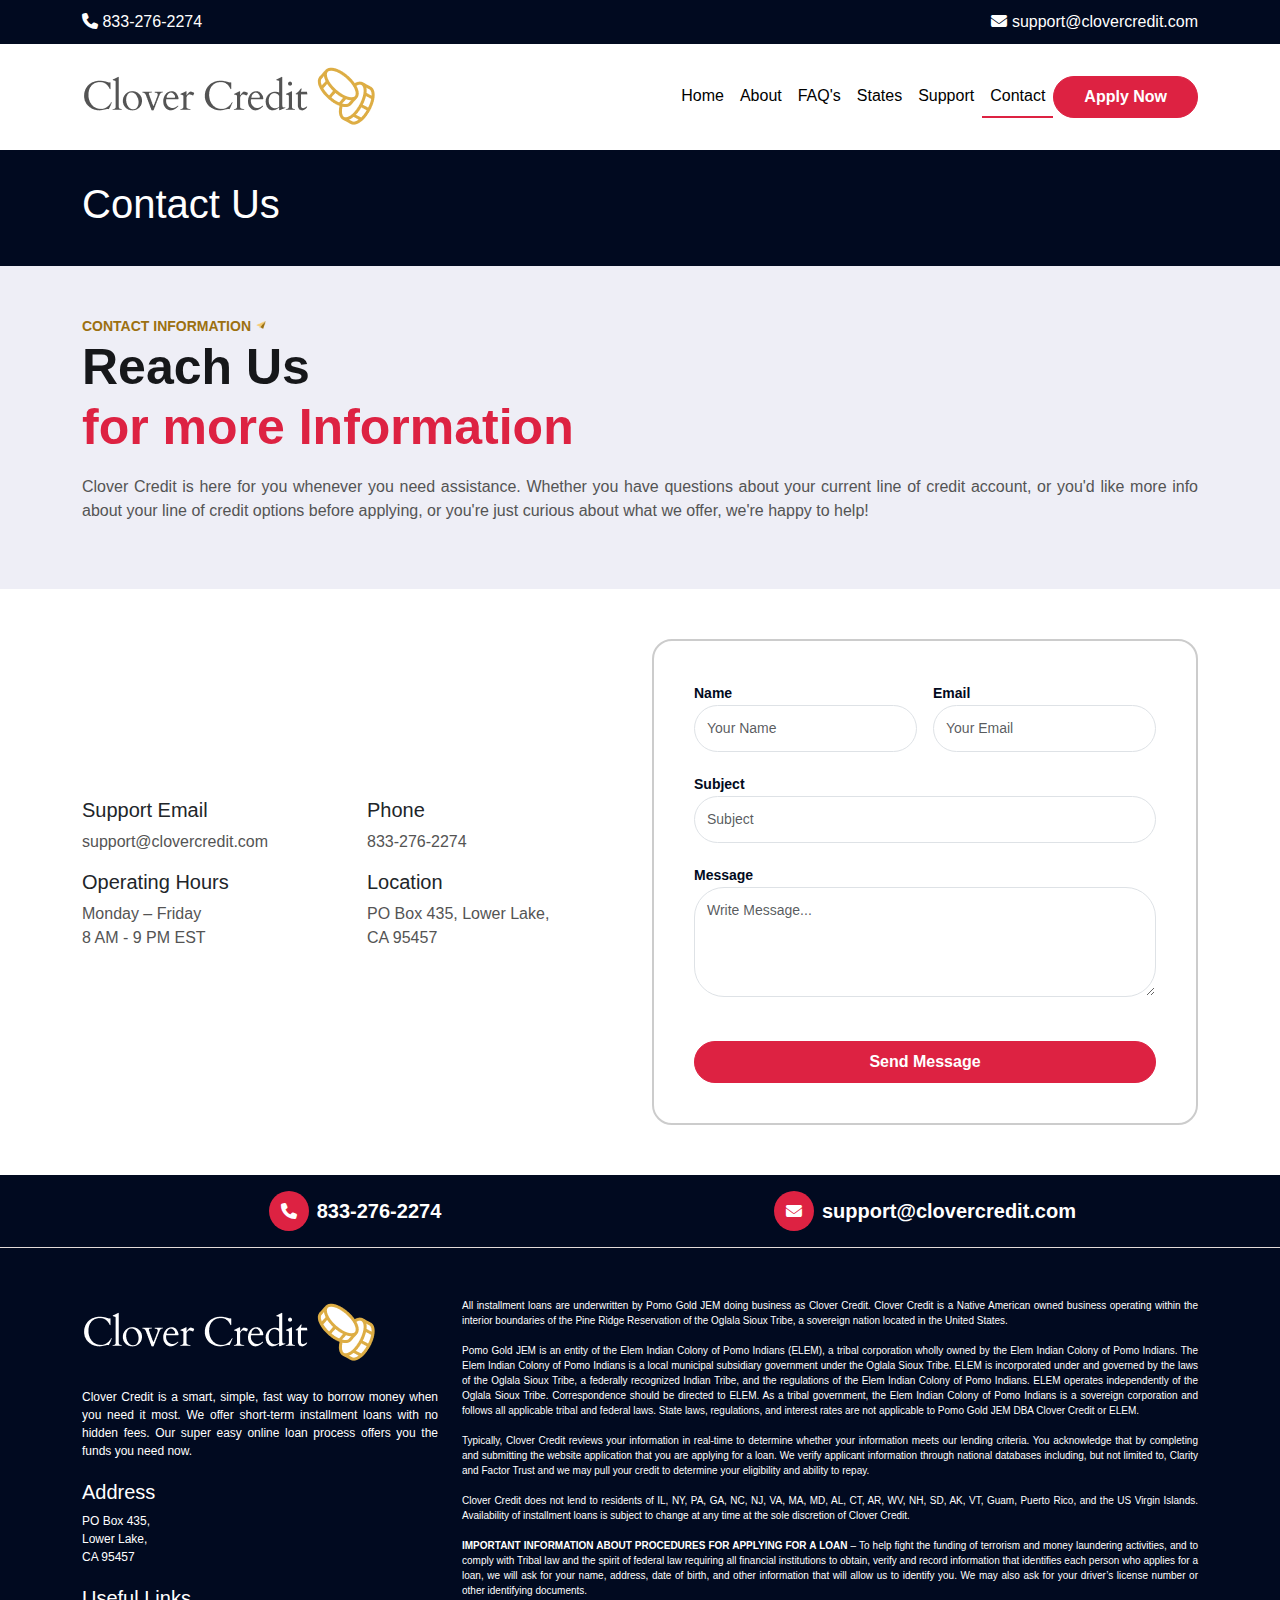
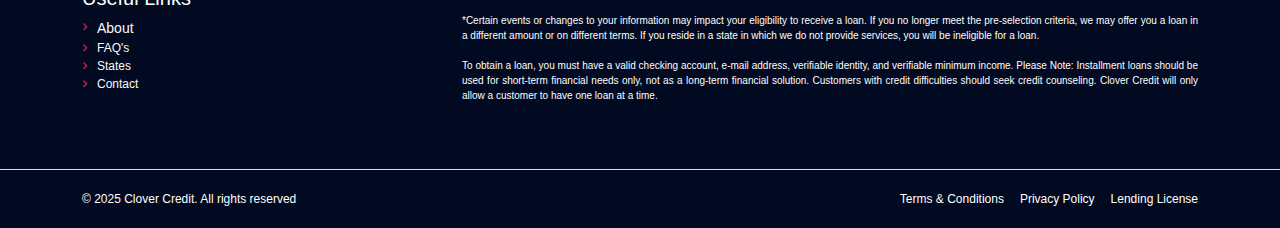
<file: contact.html>
<!DOCTYPE html>
<html lang="en">

    <head>
        <meta charset="UTF-8">
        <meta name="viewport" content="width=device-width, initial-scale=1.0">
        <title>Clover Credit | Contact Us</title>
        <link rel="icon" type="image/png" href="images/fav2.png">
        <link href="https://cdn.jsdelivr.net/npm/bootstrap@5.3.3/dist/css/bootstrap.min.css" rel="stylesheet"
            integrity="sha384-QWTKZyjpPEjISv5WaRU9OFeRpok6YctnYmDr5pNlyT2bRjXh0JMhjY6hW+ALEwIH" crossorigin="anonymous">
        <link rel="preconnect" href="https://fonts.googleapis.com">
        <link rel="preconnect" href="https://fonts.gstatic.com" crossorigin>
        <link
            href="https://fonts.googleapis.com/css2?family=Darker+Grotesque:wght@300..900&family=Gloock&family=Montserrat:ital,wght@0,100..900;1,100..900&display=swap"
            rel="stylesheet">
        <link rel="stylesheet" href="https://cdnjs.cloudflare.com/ajax/libs/font-awesome/6.5.1/css/all.min.css">
        <link rel="stylesheet" href="styles/style.css" />
    </head>

    <body>
        <div class="main-wrapper">
            <div class="top-bar">
                <div class="container">
                    <div class="row">
                        <div class="col-lg-6 col-12 text-center text-lg-start">
                            <i class="fa fa-phone" aria-hidden="true"></i>
                            833-276-2274
                        </div>
                        <div class="col-lg-6 col-12 text-center text-lg-end">
                            <i class="fa fa-envelope" aria-hidden="true"></i>
                            support@clovercredit.com
                        </div>
                    </div>
                </div>
            </div>
            <div class="navSection">
                <div class="container">
                    <nav class="navbar navbar-expand-lg navbar-light">
                        <a class="navbar-brand" href="index.html">
                            <img src="images/logo.png" class="mainLogo" />
                        </a>
                        <button class="navbar-toggler" type="button" data-bs-toggle="collapse"
                            data-bs-target="#navbarSupportedContent" aria-controls="navbarSupportedContent"
                            aria-expanded="false" aria-label="Toggle navigation">
                            <span class="navbar-toggler-icon"></span>
                        </button>

                        <div class="collapse navbar-collapse" id="navbarSupportedContent">
                            <ul class="navbar-nav ms-auto"> <!-- Changed mr-auto to me-auto -->
                                <li class="nav-item">
                                    <a class="nav-link" href="index.html">Home</a>
                                </li>
                                <li class="nav-item">
                                    <a class="nav-link" href="about.html">About</a>
                                </li>
                                <li class="nav-item">
                                    <a class="nav-link" href="faq.html">FAQ's</a>
                                </li>
                                <li class="nav-item">
                                    <a class="nav-link" href="states.html">States</a>
                                </li>
                                <li class="nav-item">
                                    <a class="nav-link" href="#" data-bs-toggle="modal" data-bs-target="#exampleModal">Support</a>
                                </li>
                                <li class="nav-item active">
                                    <a class="nav-link" href="contact.html">Contact</a>
                                </li>
                                <!-- <li class="nav-item dropdown">
                                <a class="nav-link dropdown-toggle" href="#" id="navbarDropdown" role="button"
                                    data-bs-toggle="dropdown" aria-expanded="false">
                                    Dropdown
                                </a>
                                <ul class="dropdown-menu" aria-labelledby="navbarDropdown">
                                    <li><a class="dropdown-item" href="#">Action</a></li>
                                    <li><a class="dropdown-item" href="#">Another action</a></li>
                                    <li>
                                        <hr class="dropdown-divider">
                                    </li>
                                    <li><a class="dropdown-item" href="#">Something else here</a></li>
                                </ul>
                            </li>
                            <li class="nav-item">
                                <a class="nav-link disabled" href="#">Disabled</a>
                            </li> -->
                            </ul>
                            <form class="d-flex"> <!-- Changed form-inline to d-flex -->
                                <!-- <input class="form-control me-2" type="search" placeholder="Search" aria-label="Search"> -->
                                <button class="btn btn-clover" type="submit">Apply Now</button>
                            </form>
                        </div>
                    </nav>
                </div>
            </div>
            <div class="contentSection">
                <div class="contentHeader">
                    <div class="container">
                        <div class="row">
                            <div class="col-12">
                                <h1>Contact Us</h1>
                            </div>
                        </div>
                    </div>
                </div>
                <div class="container">
                    <div class="content">
                        <div class="row">
                            <div class="col-12">
                                <div class="leftContent">
                                    <div class="headingSection">
                                        <p>Contact Information</p>
                                        <h1><span>Reach Us </span><br />for more Information</h1>
                                    </div>
                                    <p>Clover Credit is here for you whenever you need assistance. Whether you have questions about your current line of credit
                                    account, or you'd like more info about your line of credit options before applying, or you're just curious about what we
                                    offer, we're happy to help!</p>
                                </div>
                            </div>
                        </div>
                    </div>
                </div>
                <div style="background-color: #ffffff; padding: 50px 0px;">
                    <div class="container">
                        <div class="row">
                            <div class="col-md-6 d-flex align-items-center">
                                <div class="row">
                                    <div class="col-md-6 text-center text-md-start">
                                        <h5>Support Email</h5>
                                        <p>support@clovercredit.com</p>
                                    </div>
                                    <div class="col-md-6 text-center text-md-start">
                                        <h5>Phone</h5>
                                        <p>833-276-2274</p>
                                    </div>
                                    <div class="col-md-6 text-center text-md-start">
                                        <h5>Operating Hours</h5>
                                        <p>Monday – Friday<br />
                                        8 AM - 9 PM EST</p>
                                    </div>
                                    <div class="col-md-6 text-center text-md-start">
                                        <h5>Location</h5>
                                        <p>PO Box 435, Lower Lake,<br />
                                        CA 95457</p>
                                    </div>
                                </div>
                            </div>
                            <div class="col-md-6">
                                <form id="formSubmit">
                                    <div class="form" style="border: 2px solid #ccc; padding: 40px;">
                                        <div class="row g-3">
                                            <!-- Name Field -->
                                            <div class="col-12 col-md-6">
                                                <div class="form-group">
                                                    <label for="your-name" class="fw-bold">Name</label>
                                                    <input type="text" class="form-control" id="your-name" placeholder="Your Name">
                                                </div>
                                            </div>
                                            <!-- Email Field -->
                                            <div class="col-12 col-md-6">
                                                <div class="form-group">
                                                    <label for="email" class="fw-bold">Email</label>
                                                    <input type="email" class="form-control" id="email" placeholder="Your Email">
                                                </div>
                                            </div>
                                        </div>
                                
                                        <!-- Subject Field -->
                                        <div class="form-group">
                                            <label for="subject" class="fw-bold">Subject</label>
                                            <input type="text" class="form-control" id="subject" placeholder="Subject">
                                        </div>
                                
                                        <!-- Message Field -->
                                        <div class="form-group">
                                            <label for="message" class="fw-bold">Message</label>
                                            <textarea class="form-control" id="message" placeholder="Write Message..." rows="4"></textarea>
                                        </div>
                                
                                        <!-- Submit Button -->
                                        <button class="btn btn-clover mt-4 w-100" type="submit">Send Message</button>
                                    </div>
                                </form>
                            </div>
                        </div>
                    </div>
                </div>
            </div>
            <div class="modal fade" id="exampleModal" tabindex="-1" aria-labelledby="exampleModalLabel" aria-hidden="true">
                <div class="modal-dialog">
                    <div class="modal-content">
                        <div class="modal-body">
                            <div class="form">
                                <div class="headingSection text-center d-flex">
                                    <div>
                                        <h1 style="font-size: 26px;"><span>Contact </span>Management </h1>
                                        <p
                                            style="color: #484848; font-weight: normal; font-size: 14px; text-transform: capitalize;">
                                            We are here to help. Feel free to reach out to a manager. Customer service is our first
                                            priority. Fill out this quick
                                            form and we will contact you as quickly as possible.</p><br />
                                    </div>
                                    <button type="button"
                                        style=" height: fit-content; background-color: #000; border-radius: 50px; color: #fff; padding: 0px 8px;"
                                        data-bs-dismiss="modal">x</button>
                                </div>
                                <div class="form" style="border: 2px solid #ccc;">
                                    <div class="row g-3">
                                        <!-- Name Field -->
                                        <div class="col-12 col-md-6">
                                            <div class="form-group">
                                                <label for="your-name" class="fw-bold">Name</label>
                                                <input type="text" class="form-control" id="your-name" placeholder="Your Name">
                                            </div>
                                        </div>
                                        <!-- Email Field -->
                                        <div class="col-12 col-md-6">
                                            <div class="form-group">
                                                <label for="email" class="fw-bold">Email</label>
                                                <input type="email" class="form-control" id="email" placeholder="Your Email">
                                            </div>
                                        </div>
                                    </div>
                                    
                                    <!-- Subject Field -->
                                    <div class="form-group">
                                        <label for="subject" class="fw-bold">Subject</label>
                                        <input type="text" class="form-control" id="subject" placeholder="Subject">
                                    </div>
                                    
                                    <!-- Message Field -->
                                    <div class="form-group">
                                        <label for="message" class="fw-bold">Message</label>
                                        <textarea class="form-control" id="message" placeholder="Write Message..." rows="4"></textarea>
                                    </div>
                                    
                                    <!-- Submit Button -->
                                    <button class="btn btn-clover mt-4 w-100" type="submit">Send Message</button>
                                </div>
                            </div>
                        </div>
                    </div>
                </div>
            </div>
            <div class="footer">
                <div class="contactInfo py-3">
                    <div class="container">
                        <div class="row">
                            <!-- Phone Section -->
                            <div
                                class="col-12 col-md-6 text-center d-flex justify-content-center align-items-center mb-3 mb-md-0">
                                <span class="round-icon me-2">
                                    <i class="fa fa-phone fs-6" aria-hidden="true"></i>
                                </span>
                                <p class="phone fw-bold m-0">833-276-2274</p>
                            </div>
                            <!-- Email Section -->
                            <div class="col-12 col-md-6 text-center d-flex justify-content-center align-items-center">
                                <span class="round-icon me-2">
                                    <i class="fa fa-envelope fs-6" aria-hidden="true"></i>
                                </span>

                                <p class="mail fw-bold m-0">support@clovercredit.com</p>
                            </div>
                        </div>
                    </div>
                </div>
                <div class="footerSection" style="padding: 50px 0px;">
                    <div class="container">
                        <div class="row">
                            <!-- Left Section -->
                            <div class="col-12 col-md-6 col-lg-4">
                                <div class="footerLogo" style="font-weight: 300;">
                                    <img src="images/logo_white.png" />
                                    <p style="margin-top: 20px; font-size: 12px;">Clover Credit is a smart, simple, fast
                                        way to borrow money when you
                                        need it most. We offer short-term installment loans with no hidden fees. Our
                                        super easy online
                                        loan process offers you the funds you need now.</p>

                                    <h3 style="font-size: 20px; margin-top: 20px;">Address</h3>
                                    <p style="font-size: 12px;">PO Box 435,<br /> Lower Lake,<br /> CA 95457</p>

                                    <h3 style="font-size: 20px; margin-top: 20px;">Useful Links</h3>
                                    <ul class="custom-list list-unstyled">
                                        <li><a href="about.html" class="text-light" style="font-size: 14px;">About</a>
                                        </li>
                                        <li><a href="faq.html" class="text-light" style="font-size: 12px;">FAQ's</a>
                                        </li>
                                        <li><a href="states.html" class="text-light" style="font-size: 12px;">States</a>
                                        </li>
                                        <li><a href="contact.html" class="text-light"
                                                style="font-size: 12px;">Contact</a></li>
                                    </ul>
                                </div>
                            </div>

                            <!-- Right Section -->
                            <div class="col-12 col-md-6 col-lg-8">
                                <p class="terms">
                                    All installment loans are underwritten by Pomo Gold JEM doing business as Clover
                                    Credit. Clover Credit is a Native
                                    American owned business operating within the interior boundaries of the Pine Ridge
                                    Reservation of the Oglala Sioux
                                    Tribe, a sovereign nation located in the United States.<br><br>

                                    Pomo Gold JEM is an entity of the Elem Indian Colony of Pomo Indians (ELEM), a
                                    tribal corporation wholly owned by the
                                    Elem Indian Colony of Pomo Indians. The Elem Indian Colony of Pomo Indians is a
                                    local municipal subsidiary government
                                    under the Oglala Sioux Tribe. ELEM is incorporated under and governed by the laws of
                                    the Oglala Sioux Tribe, a federally
                                    recognized Indian Tribe, and the regulations of the Elem Indian Colony of Pomo
                                    Indians. ELEM operates independently of
                                    the Oglala Sioux Tribe. Correspondence should be directed to ELEM. As a tribal
                                    government, the Elem Indian Colony of
                                    Pomo Indians is a sovereign corporation and follows all applicable tribal and
                                    federal laws. State laws, regulations, and interest rates are not applicable to Pomo
                                    Gold JEM DBA Clover Credit or ELEM.<br><br>

                                    Typically, Clover Credit reviews your information in real-time to determine whether
                                    your information meets our lending criteria. You acknowledge that by completing and
                                    submitting the website application that you are applying for a loan. We verify
                                    applicant information through national databases including, but not limited to,
                                    Clarity and Factor Trust and we may pull your credit to determine your eligibility
                                    and ability to repay.<br /><br>

                                    Clover Credit does not lend to residents of IL, NY, PA, GA, NC, NJ, VA, MA, MD, AL,
                                    CT, AR, WV, NH, SD, AK, VT, Guam,
                                    Puerto Rico, and the US Virgin Islands. Availability of installment loans is subject
                                    to change at any time at the sole
                                    discretion of Clover Credit.<br /><br>

                                    <span class="fw-bold">IMPORTANT INFORMATION ABOUT PROCEDURES FOR APPLYING FOR A
                                        LOAN</span> – To help fight the funding of terrorism and money laundering
                                    activities, and to comply with Tribal law and the spirit of federal law requiring
                                    all financial institutions to obtain, verify and record information that identifies
                                    each person
                                    who applies for a loan, we will ask for your name, address, date of birth, and other
                                    information that will allow us to
                                    identify you. We may also ask for your driver’s license number or other identifying
                                    documents.<br><br>

                                    *Certain events or changes to your information may impact your eligibility to
                                    receive a loan. If you no longer meet the
                                    pre-selection criteria, we may offer you a loan in a different amount or on
                                    different terms. If you reside in a state in
                                    which we do not provide services, you will be ineligible for a loan.<br /><br>
                                    To obtain a loan, you must have a valid checking account, e-mail address, verifiable
                                    identity, and verifiable minimum
                                    income. Please Note: Installment loans should be used for short-term financial needs
                                    only, not as a long-term financial
                                    solution. Customers with credit difficulties should seek credit counseling. Clover
                                    Credit will only allow a customer to
                                    have one loan at a time.<br />
                                </p>
                            </div>
                        </div>
                    </div>
                </div>
                <div class="contactInfo"
                    style="font-size: 12px; padding: 20px 0px; border-top: 1px solid #E3DBD8; border-bottom: none;">
                    <div class="container">
                        <div class="row align-items-center text-center text-md-start">
                            <!-- Copyright Section -->
                            <div class="col-12 col-md-6">
                                <p class="m-0" style="font-size: 12px;">© 2025 Clover Credit. All rights reserved</p>
                            </div>

                            <!-- Terms & Policy Links -->
                            <div
                                class="col-12 col-md-6 d-flex justify-content-center justify-content-md-end mt-2 mt-md-0">
                                <ul class="list-unstyled d-flex gap-3 m-0">
                                    <li><a href="docs/Terms_of_Use.pdf" target="_blank">Terms & Conditions</a></li>
                                    <li><a href="docs/privacy_policy.pdf" target="_blank">Privacy Policy</a></li>
                                    <li><a href="docs/Pomo_Gold_dba_Clover_Credit_Lender_License_2024.pdf" target="_blank">Lending License</a></li>
                                </ul>
                            </div>
                        </div>
                    </div>
                </div>
            </div>
        </div>
    </body>
    <script src="https://cdn.jsdelivr.net/npm/bootstrap@5.3.3/dist/js/bootstrap.bundle.min.js"
        integrity="sha384-YvpcrYf0tY3lHB60NNkmXc5s9fDVZLESaAA55NDzOxhy9GkcIdslK1eN7N6jIeHz"
        crossorigin="anonymous"></script>

</html>
</file>
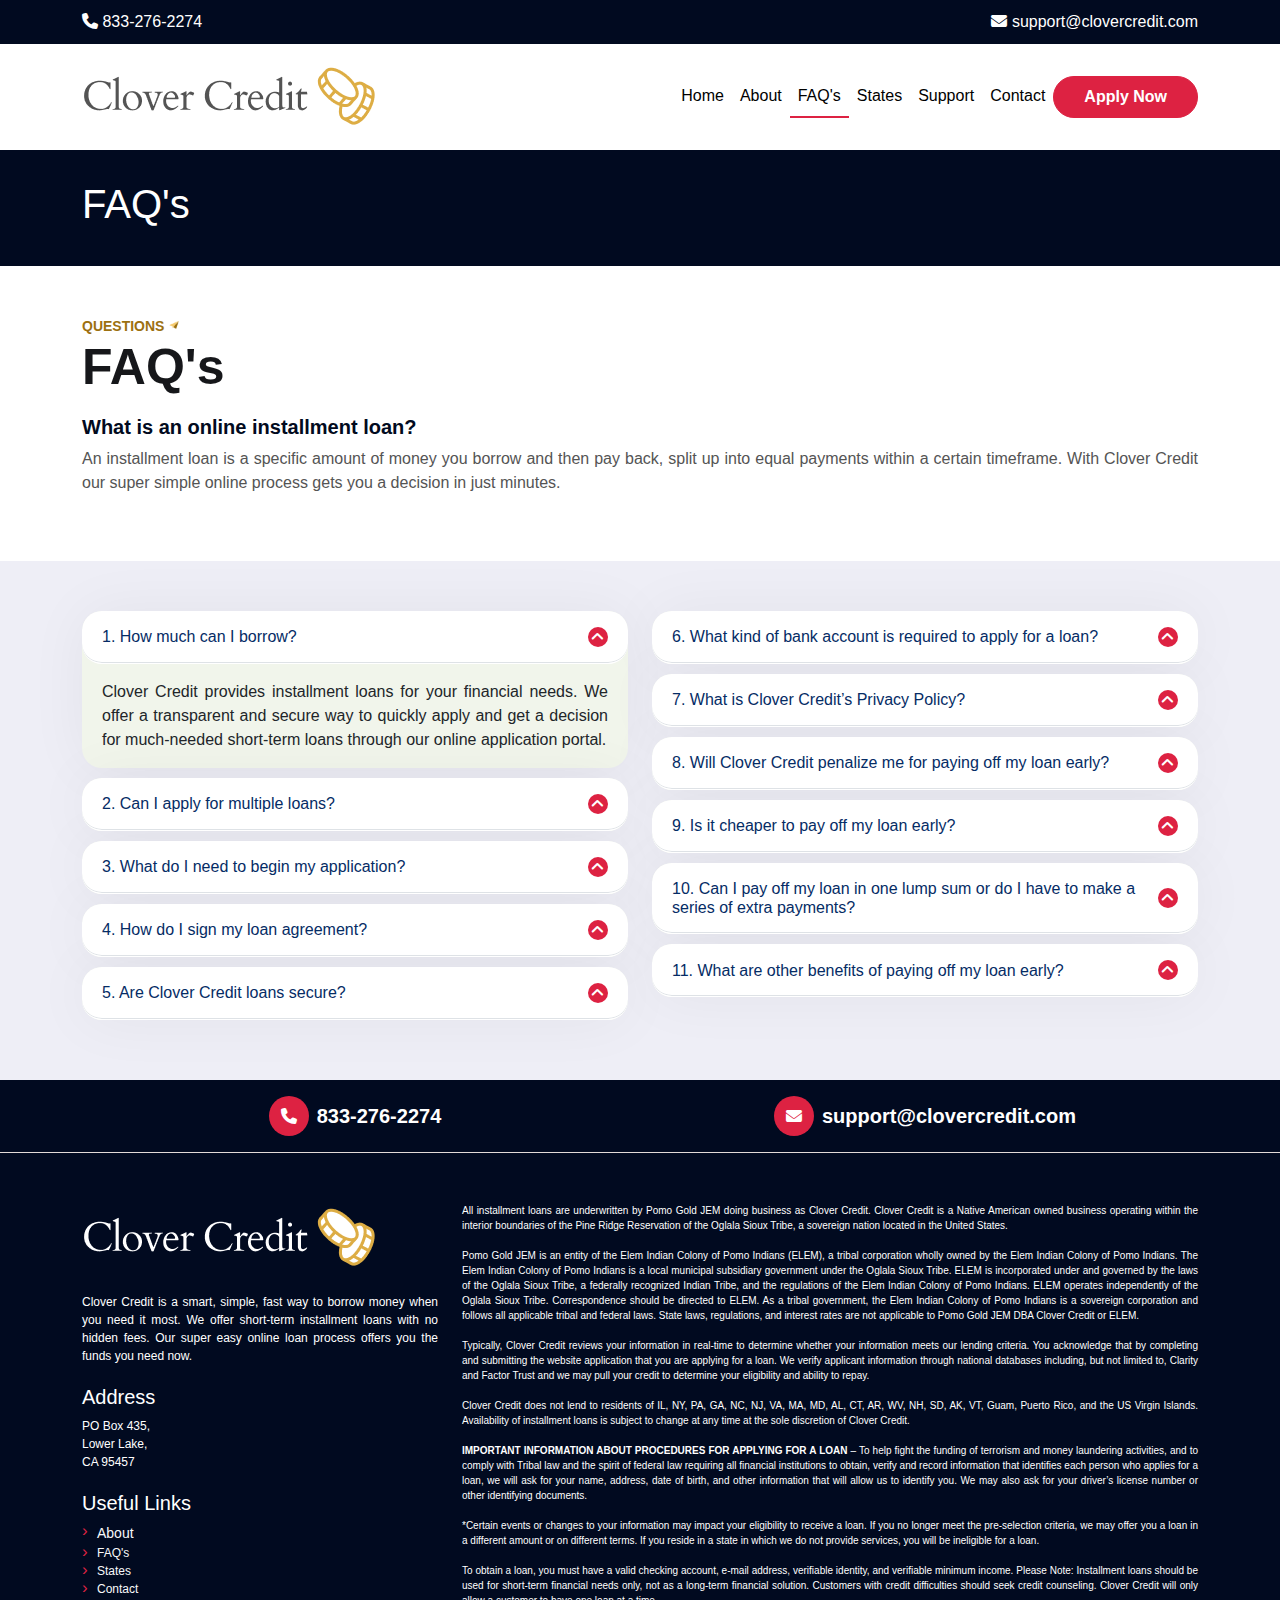
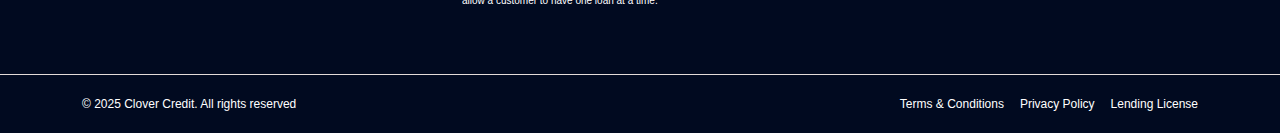
<file: faq.html>
<!DOCTYPE html>
<html lang="en">

    <head>
        <meta charset="UTF-8">
        <meta name="viewport" content="width=device-width, initial-scale=1.0">
        <title>Clover Credit | Faq</title>
        <link rel="icon" type="image/png" href="images/fav2.png">
        <link href="https://cdn.jsdelivr.net/npm/bootstrap@5.3.3/dist/css/bootstrap.min.css" rel="stylesheet"
            integrity="sha384-QWTKZyjpPEjISv5WaRU9OFeRpok6YctnYmDr5pNlyT2bRjXh0JMhjY6hW+ALEwIH" crossorigin="anonymous">
        <link rel="preconnect" href="https://fonts.googleapis.com">
        <link rel="preconnect" href="https://fonts.gstatic.com" crossorigin>
        <link
            href="https://fonts.googleapis.com/css2?family=Darker+Grotesque:wght@300..900&family=Gloock&family=Montserrat:ital,wght@0,100..900;1,100..900&display=swap"
            rel="stylesheet">
        <link rel="stylesheet" href="https://cdnjs.cloudflare.com/ajax/libs/font-awesome/6.5.1/css/all.min.css">
        <link rel="stylesheet" href="styles/style.css" />
    </head>

    <body>
        <div class="main-wrapper">
            <div class="top-bar">
                <div class="container">
                    <div class="row">
                        <div class="col-lg-6 col-12 text-center text-lg-start">
                            <i class="fa fa-phone" aria-hidden="true"></i>
                            833-276-2274
                        </div>
                        <div class="col-lg-6 col-12 text-center text-lg-end">
                            <i class="fa fa-envelope" aria-hidden="true"></i>
                            support@clovercredit.com
                        </div>
                    </div>
                </div>
            </div>
            <div class="navSection">
                <div class="container">
                    <nav class="navbar navbar-expand-lg navbar-light">
                        <a class="navbar-brand" href="index.html">
                            <img class="mainLogo" src="images/logo.png" />
                        </a>
                        <button class="navbar-toggler" type="button" data-bs-toggle="collapse"
                            data-bs-target="#navbarSupportedContent" aria-controls="navbarSupportedContent"
                            aria-expanded="false" aria-label="Toggle navigation">
                            <span class="navbar-toggler-icon"></span>
                        </button>

                        <div class="collapse navbar-collapse" id="navbarSupportedContent">
                            <ul class="navbar-nav ms-auto"> <!-- Changed mr-auto to me-auto -->
                                <li class="nav-item">
                                    <a class="nav-link" href="index.html">Home</a>
                                </li>
                                <li class="nav-item">
                                    <a class="nav-link" href="about.html">About</a>
                                </li>
                                <li class="nav-item active">
                                    <a class="nav-link" href="faq.html">FAQ's</a>
                                </li>
                                <li class="nav-item">
                                    <a class="nav-link" href="states.html">States</a>
                                </li>
                                <li class="nav-item">
                                    <a class="nav-link" href="#" data-bs-toggle="modal" data-bs-target="#exampleModal">Support</a>
                                </li>
                                <li class="nav-item">
                                    <a class="nav-link" href="contact.html">Contact</a>
                                </li>
                                <!-- <li class="nav-item dropdown">
                                <a class="nav-link dropdown-toggle" href="#" id="navbarDropdown" role="button"
                                    data-bs-toggle="dropdown" aria-expanded="false">
                                    Dropdown
                                </a>
                                <ul class="dropdown-menu" aria-labelledby="navbarDropdown">
                                    <li><a class="dropdown-item" href="#">Action</a></li>
                                    <li><a class="dropdown-item" href="#">Another action</a></li>
                                    <li>
                                        <hr class="dropdown-divider">
                                    </li>
                                    <li><a class="dropdown-item" href="#">Something else here</a></li>
                                </ul>
                            </li>
                            <li class="nav-item">
                                <a class="nav-link disabled" href="#">Disabled</a>
                            </li> -->
                            </ul>
                            <form class="d-flex"> <!-- Changed form-inline to d-flex -->
                                <!-- <input class="form-control me-2" type="search" placeholder="Search" aria-label="Search"> -->
                                <button class="btn btn-clover" type="submit">Apply Now</button>
                            </form>
                        </div>
                    </nav>
                </div>
            </div>
            <div class="contentSection">
                <div class="contentHeader">
                    <div class="container">
                        <div class="row">
                            <div class="col-12">
                                <h1>FAQ's</h1>
                            </div>
                        </div>
                    </div>
                </div>
                <div style="background-color: #ffffff;">
                    <div class="content">
                        <div class="container">
                            <div class="row">
                                <div class="col-12">
                                    <div class="headingSection">
                                        <p>Questions</p>
                                        <h1><span>FAQ's</h1>
                                    </div>
                                    <h5>What is an online installment loan?</h5>
                                    <p>An installment loan is a specific amount of money you borrow and then pay back,
                                        split up into equal payments within a
                                        certain timeframe. With Clover Credit our super simple online process gets you a
                                        decision in just minutes.</p>
                                </div>
                            </div>
                        </div>
                    </div>
                </div>
                <div class="content">
                    <div class="container">
                        <div class="accordion" id="accordionExample">
                            <div class="row">
                                <div class="col-md-6">
                                    <div class="accordion-item">
                                        <h2 class="accordion-header" id="headingOne">
                                            <button class="accordion-button" type="button" data-bs-toggle="collapse" data-bs-target="#collapseOne"
                                                aria-expanded="true" aria-controls="collapseOne">
                                                1. How much can I borrow?
                                            </button>
                                        </h2>
                                        <div id="collapseOne" class="accordion-collapse collapse show" aria-labelledby="headingOne"
                                            data-bs-parent="#accordionExample">
                                            <div class="accordion-body">
                                                Clover Credit provides installment loans for your financial needs. We offer a transparent and secure way to quickly
                                                apply and get a decision for much-needed short-term loans through our online application portal.
                                            </div>
                                        </div>
                                    </div>
                                    <div class="accordion-item">
                                        <h2 class="accordion-header" id="headingTwo">
                                            <button class="accordion-button" type="button" data-bs-toggle="collapse" data-bs-target="#collapseTwo"
                                                aria-expanded="false" aria-controls="collapseTwo">
                                                2. Can I apply for multiple loans?
                                            </button>
                                        </h2>
                                        <div id="collapseTwo" class="accordion-collapse collapse" aria-labelledby="headingTwo"
                                            data-bs-parent="#accordionExample">
                                            <div class="accordion-body">
                                                Clover Credit only allows one installment loan per household at this time.
                                            </div>
                                        </div>
                                    </div>
                                    <div class="accordion-item">
                                        <h2 class="accordion-header" id="headingThree">
                                            <button class="accordion-button" type="button" data-bs-toggle="collapse" data-bs-target="#collapseThree"
                                                aria-expanded="false" aria-controls="collapseThree">
                                                3. What do I need to begin my application?
                                            </button>
                                        </h2>
                                        <div id="collapseThree" class="accordion-collapse collapse" aria-labelledby="headingThree"
                                            data-bs-parent="#accordionExample">
                                            <div class="accordion-body">
                                                To apply for a short term installment loan with Clover Credit, you will need your social security number, permanent
                                                address, driver’s license, current employment information, and a bank account.
                                            </div>
                                        </div>
                                    </div>
                                    <div class="accordion-item">
                                        <h2 class="accordion-header" id="headingFour">
                                            <button class="accordion-button" type="button" data-bs-toggle="collapse" data-bs-target="#collapseFour"
                                                aria-expanded="false" aria-controls="collapseFour">
                                                4. How do I sign my loan agreement?
                                            </button>
                                        </h2>
                                        <div id="collapseFour" class="accordion-collapse collapse" aria-labelledby="headingFour"
                                            data-bs-parent="#accordionExample">
                                            <div class="accordion-body">
                                                Using our online portal, simply log in to your Clover Credit account, review the loan agreement, and then provide your
                                                first and last name along with the last four digits of your social security number.
                                            </div>
                                        </div>
                                    </div>
                                    <div class="accordion-item">
                                        <h2 class="accordion-header" id="headingFive">
                                            <button class="accordion-button" type="button" data-bs-toggle="collapse" data-bs-target="#collapseFive"
                                                aria-expanded="false" aria-controls="collapseFive">
                                                5. Are Clover Credit loans secure?
                                            </button>
                                        </h2>
                                        <div id="collapseFive" class="accordion-collapse collapse" aria-labelledby="headingFive"
                                            data-bs-parent="#accordionExample">
                                            <div class="accordion-body">
                                                Your Clover Credit online loan process is conducted on our own secure servers. We utilize industry-standard security
                                                protocols to ensure your information is completely confidential. For more information, please refer to our Explore
                                                Credit Privacy Policy.
                                            </div>
                                        </div>
                                    </div>
                                </div>
                                <div class="col-md-6">
                                    <div class="accordion-item">
                                        <h2 class="accordion-header" id="headingSix">
                                            <button class="accordion-button" type="button" data-bs-toggle="collapse" data-bs-target="#collapseSix"
                                                aria-expanded="false" aria-controls="collapseSix">
                                                6. What kind of bank account is required to apply for a loan?
                                            </button>
                                        </h2>
                                        <div id="collapseSix" class="accordion-collapse collapse" aria-labelledby="headingSix"
                                            data-bs-parent="#accordionExample">
                                            <div class="accordion-body">
                                                You will need to have a checking account that accepts ACH transfers. Unfortunately, prepaid debit cards and
                                                savings
                                                accounts cannot be used.
                                            </div>
                                        </div>
                                    </div>
                                    <div class="accordion-item">
                                        <h2 class="accordion-header" id="headingSeven">
                                            <button class="accordion-button" type="button" data-bs-toggle="collapse" data-bs-target="#collapseSeven"
                                                aria-expanded="false" aria-controls="collapseSeven">
                                                7. What is Clover Credit’s Privacy Policy?
                                            </button>
                                        </h2>
                                        <div id="collapseSeven" class="accordion-collapse collapse" aria-labelledby="headingSeven"
                                            data-bs-parent="#accordionExample">
                                            <div class="accordion-body">
                                                You can view Clover Credit’s Privacy Policy here.
                                            </div>
                                        </div>
                                    </div>
                                    <div class="accordion-item">
                                        <h2 class="accordion-header" id="headingEight">
                                            <button class="accordion-button" type="button" data-bs-toggle="collapse" data-bs-target="#collapseEight"
                                                aria-expanded="false" aria-controls="collapseEight">
                                                8. Will Clover Credit penalize me for paying off my loan early?
                                            </button>
                                        </h2>
                                        <div id="collapseEight" class="accordion-collapse collapse" aria-labelledby="headingEight"
                                            data-bs-parent="#accordionExample">
                                            <div class="accordion-body">
                                                We will never penalize you for paying off your loan early. That means we’ll never charge you a fee for making extra
                                                payments on your Clover Credit loan. EVER.
                                            </div>
                                        </div>
                                    </div>
                                    <div class="accordion-item">
                                        <h2 class="accordion-header" id="headingNine">
                                            <button class="accordion-button" type="button" data-bs-toggle="collapse" data-bs-target="#collapseNine"
                                                aria-expanded="false" aria-controls="collapseNine">
                                                9. Is it cheaper to pay off my loan early?
                                            </button>
                                        </h2>
                                        <div id="collapseNine" class="accordion-collapse collapse" aria-labelledby="headingNine"
                                            data-bs-parent="#accordionExample">
                                            <div class="accordion-body">
                                                Yes, it’s cheaper to pay off your loan early because you’ll save money on the amount of interest you pay. The faster you
                                                pay off your loan, the more money you’ll save on your loan payments.
                                            </div>
                                        </div>
                                    </div>
                                    <div class="accordion-item">
                                        <h2 class="accordion-header" id="headingTen">
                                            <button class="accordion-button" type="button" data-bs-toggle="collapse" data-bs-target="#collapseTen"
                                                aria-expanded="false" aria-controls="collapseTen">
                                                10. Can I pay off my loan in one lump sum or do I have to make a series of extra payments?
                                            </button>
                                        </h2>
                                        <div id="collapseTen" class="accordion-collapse collapse" aria-labelledby="headingTen"
                                            data-bs-parent="#accordionExample">
                                            <div class="accordion-body">
                                                You can make extra payments or pay it off in one lump sum. It’s totally up to you!
                                            </div>
                                        </div>
                                    </div>
                                    <div class="accordion-item">
                                        <h2 class="accordion-header" id="headingEleven">
                                            <button class="accordion-button" type="button" data-bs-toggle="collapse" data-bs-target="#collapseEleven"
                                                aria-expanded="false" aria-controls="collapseEleven">
                                                11. What are other benefits of paying off my loan early?
                                            </button>
                                        </h2>
                                        <div id="collapseEleven" class="accordion-collapse collapse" aria-labelledby="headingEleven"
                                            data-bs-parent="#accordionExample">
                                            <div class="accordion-body">
                                                There are clear benefits of paying off your loan early. First, you save money as you pay less interest, and second,
                                                you’ll be one step closer to getting out of debt.
                                            </div>
                                        </div>
                                    </div>
                                </div>
                            </div>
                        </div>
                    </div>
                </div>                
            </div>
            <div class="modal fade" id="exampleModal" tabindex="-1" aria-labelledby="exampleModalLabel" aria-hidden="true">
                <div class="modal-dialog">
                    <div class="modal-content">
                        <div class="modal-body">
                            <div class="form">
                                <div class="headingSection text-center d-flex">
                                    <div>
                                        <h1 style="font-size: 26px;"><span>Contact </span>Management </h1>
                                        <p
                                            style="color: #484848; font-weight: normal; font-size: 14px; text-transform: capitalize;">
                                            We are here to help. Feel free to reach out to a manager. Customer service is our first
                                            priority. Fill out this quick
                                            form and we will contact you as quickly as possible.</p><br />
                                    </div>
                                    <button type="button"
                                        style=" height: fit-content; background-color: #000; border-radius: 50px; color: #fff; padding: 0px 8px;"
                                        data-bs-dismiss="modal">x</button>
                                </div>
                                <div class="form" style="border: 2px solid #ccc;">
                                    <div class="row g-3">
                                        <!-- Name Field -->
                                        <div class="col-12 col-md-6">
                                            <div class="form-group">
                                                <label for="your-name" class="fw-bold">Name</label>
                                                <input type="text" class="form-control" id="your-name" placeholder="Your Name">
                                            </div>
                                        </div>
                                        <!-- Email Field -->
                                        <div class="col-12 col-md-6">
                                            <div class="form-group">
                                                <label for="email" class="fw-bold">Email</label>
                                                <input type="email" class="form-control" id="email" placeholder="Your Email">
                                            </div>
                                        </div>
                                    </div>
                
                                    <!-- Subject Field -->
                                    <div class="form-group">
                                        <label for="subject" class="fw-bold">Subject</label>
                                        <input type="text" class="form-control" id="subject" placeholder="Subject">
                                    </div>
                
                                    <!-- Message Field -->
                                    <div class="form-group">
                                        <label for="message" class="fw-bold">Message</label>
                                        <textarea class="form-control" id="message" placeholder="Write Message..." rows="4"></textarea>
                                    </div>
                
                                    <!-- Submit Button -->
                                    <button class="btn btn-clover mt-4 w-100" type="submit">Send Message</button>
                                </div>
                            </div>
                        </div>
                    </div>
                </div>
            </div>
            <div class="footer">
                <div class="contactInfo py-3">
                    <div class="container">
                        <div class="row">
                            <!-- Phone Section -->
                            <div
                                class="col-12 col-md-6 text-center d-flex justify-content-center align-items-center mb-3 mb-md-0">
                                <span class="round-icon me-2">
                                    <i class="fa fa-phone fs-6" aria-hidden="true"></i>
                                </span>
                                <p class="phone fw-bold m-0">833-276-2274</p>
                            </div>
                            <!-- Email Section -->
                            <div class="col-12 col-md-6 text-center d-flex justify-content-center align-items-center">
                                <span class="round-icon me-2">
                                    <i class="fa fa-envelope fs-6" aria-hidden="true"></i>
                                </span>

                                <p class="mail fw-bold m-0">support@clovercredit.com</p>
                            </div>
                        </div>
                    </div>
                </div>
                <div class="footerSection" style="padding: 50px 0px;">
                    <div class="container">
                        <div class="row">
                            <!-- Left Section -->
                            <div class="col-12 col-md-6 col-lg-4">
                                <div class="footerLogo" style="font-weight: 300;">
                                    <img src="images/logo_white.png"  class="mainLogo" />
                                    <p style="margin-top: 20px; font-size: 12px;">Clover Credit is a smart, simple, fast
                                        way to borrow money when you
                                        need it most. We offer short-term installment loans with no hidden fees. Our
                                        super easy online
                                        loan process offers you the funds you need now.</p>

                                    <h3 style="font-size: 20px; margin-top: 20px;">Address</h3>
                                    <p style="font-size: 12px;">PO Box 435,<br /> Lower Lake,<br /> CA 95457</p>

                                    <h3 style="font-size: 20px; margin-top: 20px;">Useful Links</h3>
                                    <ul class="custom-list list-unstyled">
                                        <li><a href="about.html" class="text-light" style="font-size: 14px;">About</a>
                                        </li>
                                        <li><a href="faq.html" class="text-light" style="font-size: 12px;">FAQ's</a>
                                        </li>
                                        <li><a href="states.html" class="text-light" style="font-size: 12px;">States</a>
                                        </li>
                                        <li><a href="contact.html" class="text-light"
                                                style="font-size: 12px;">Contact</a></li>
                                    </ul>
                                </div>
                            </div>

                            <!-- Right Section -->
                            <div class="col-12 col-md-6 col-lg-8">
                                <p class="terms">
                                    All installment loans are underwritten by Pomo Gold JEM doing business as Clover
                                    Credit. Clover Credit is a Native
                                    American owned business operating within the interior boundaries of the Pine Ridge
                                    Reservation of the Oglala Sioux
                                    Tribe, a sovereign nation located in the United States.<br><br>

                                    Pomo Gold JEM is an entity of the Elem Indian Colony of Pomo Indians (ELEM), a
                                    tribal corporation wholly owned by the
                                    Elem Indian Colony of Pomo Indians. The Elem Indian Colony of Pomo Indians is a
                                    local municipal subsidiary government
                                    under the Oglala Sioux Tribe. ELEM is incorporated under and governed by the laws of
                                    the Oglala Sioux Tribe, a federally
                                    recognized Indian Tribe, and the regulations of the Elem Indian Colony of Pomo
                                    Indians. ELEM operates independently of
                                    the Oglala Sioux Tribe. Correspondence should be directed to ELEM. As a tribal
                                    government, the Elem Indian Colony of
                                    Pomo Indians is a sovereign corporation and follows all applicable tribal and
                                    federal laws. State laws, regulations, and interest rates are not applicable to Pomo
                                    Gold JEM DBA Clover Credit or ELEM.<br><br>

                                    Typically, Clover Credit reviews your information in real-time to determine whether
                                    your information meets our lending criteria. You acknowledge that by completing and
                                    submitting the website application that you are applying for a loan. We verify
                                    applicant information through national databases including, but not limited to,
                                    Clarity and Factor Trust and we may pull your credit to determine your eligibility
                                    and ability to repay.<br /><br>

                                    Clover Credit does not lend to residents of IL, NY, PA, GA, NC, NJ, VA, MA, MD, AL,
                                    CT, AR, WV, NH, SD, AK, VT, Guam,
                                    Puerto Rico, and the US Virgin Islands. Availability of installment loans is subject
                                    to change at any time at the sole
                                    discretion of Clover Credit.<br /><br>

                                    <span class="fw-bold">IMPORTANT INFORMATION ABOUT PROCEDURES FOR APPLYING FOR A
                                        LOAN</span> – To help fight the funding of terrorism and money laundering
                                    activities, and to comply with Tribal law and the spirit of federal law requiring
                                    all financial institutions to obtain, verify and record information that identifies
                                    each person
                                    who applies for a loan, we will ask for your name, address, date of birth, and other
                                    information that will allow us to
                                    identify you. We may also ask for your driver’s license number or other identifying
                                    documents.<br><br>

                                    *Certain events or changes to your information may impact your eligibility to
                                    receive a loan. If you no longer meet the
                                    pre-selection criteria, we may offer you a loan in a different amount or on
                                    different terms. If you reside in a state in
                                    which we do not provide services, you will be ineligible for a loan.<br /><br>
                                    To obtain a loan, you must have a valid checking account, e-mail address, verifiable
                                    identity, and verifiable minimum
                                    income. Please Note: Installment loans should be used for short-term financial needs
                                    only, not as a long-term financial
                                    solution. Customers with credit difficulties should seek credit counseling. Clover
                                    Credit will only allow a customer to
                                    have one loan at a time.<br />
                                </p>
                            </div>
                        </div>
                    </div>
                </div>
                <div class="contactInfo"
                    style="font-size: 12px; padding: 20px 0px; border-top: 1px solid #E3DBD8; border-bottom: none;">
                    <div class="container">
                        <div class="row align-items-center text-center text-md-start">
                            <!-- Copyright Section -->
                            <div class="col-12 col-md-6">
                                <p class="m-0" style="font-size: 12px;">© 2025 Clover Credit. All rights reserved</p>
                            </div>

                            <!-- Terms & Policy Links -->
                            <div
                                class="col-12 col-md-6 d-flex justify-content-center justify-content-md-end mt-2 mt-md-0">
                                <ul class="list-unstyled d-flex gap-3 m-0">
                                    <li><a href="docs/Terms_of_Use.pdf" target="_blank">Terms & Conditions</a></li>
                                    <li><a href="docs/privacy_policy.pdf" target="_blank">Privacy Policy</a></li>
                                    <li><a href="docs/Pomo_Gold_dba_Clover_Credit_Lender_License_2024.pdf" target="_blank">Lending License</a></li>
                                </ul>
                            </div>
                        </div>
                    </div>
                </div>
            </div>
        </div>
    </body>
    <script src="https://cdn.jsdelivr.net/npm/bootstrap@5.3.3/dist/js/bootstrap.bundle.min.js"
        integrity="sha384-YvpcrYf0tY3lHB60NNkmXc5s9fDVZLESaAA55NDzOxhy9GkcIdslK1eN7N6jIeHz"
        crossorigin="anonymous"></script>

</html>
</file>
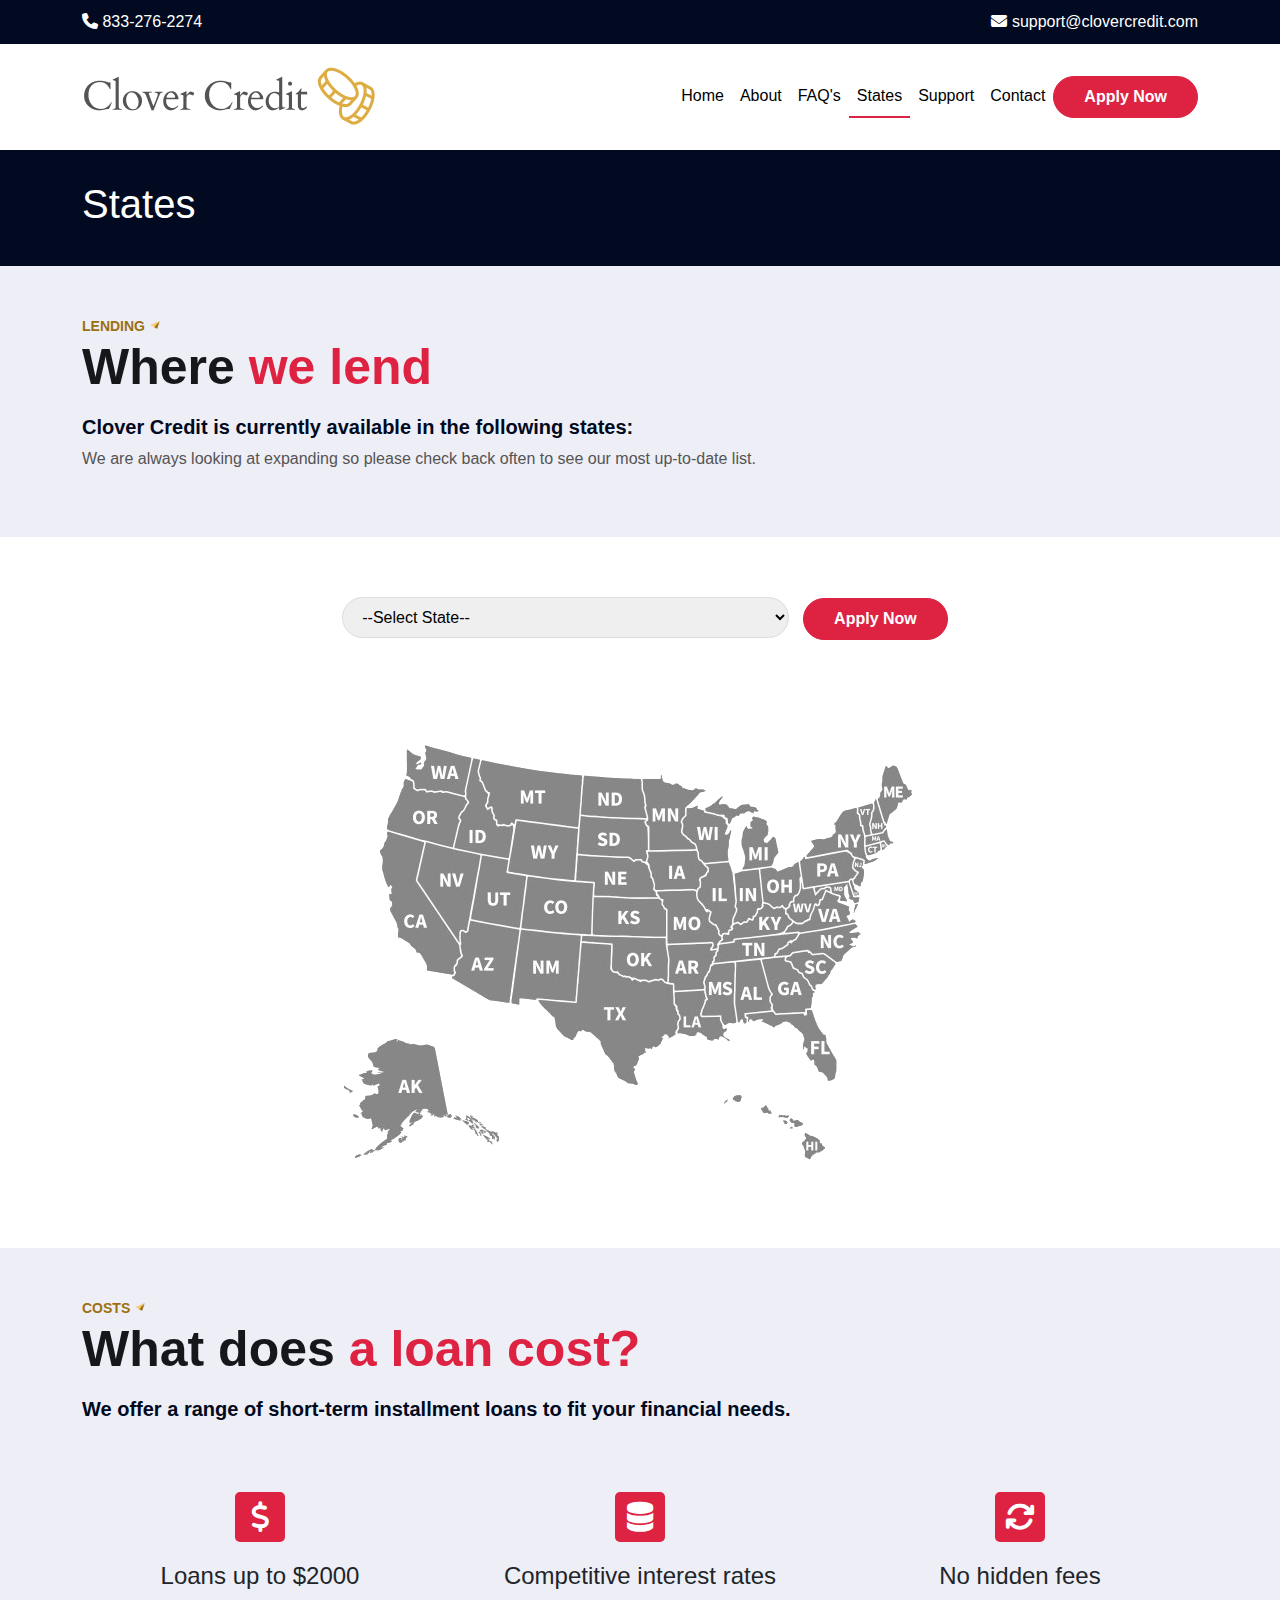
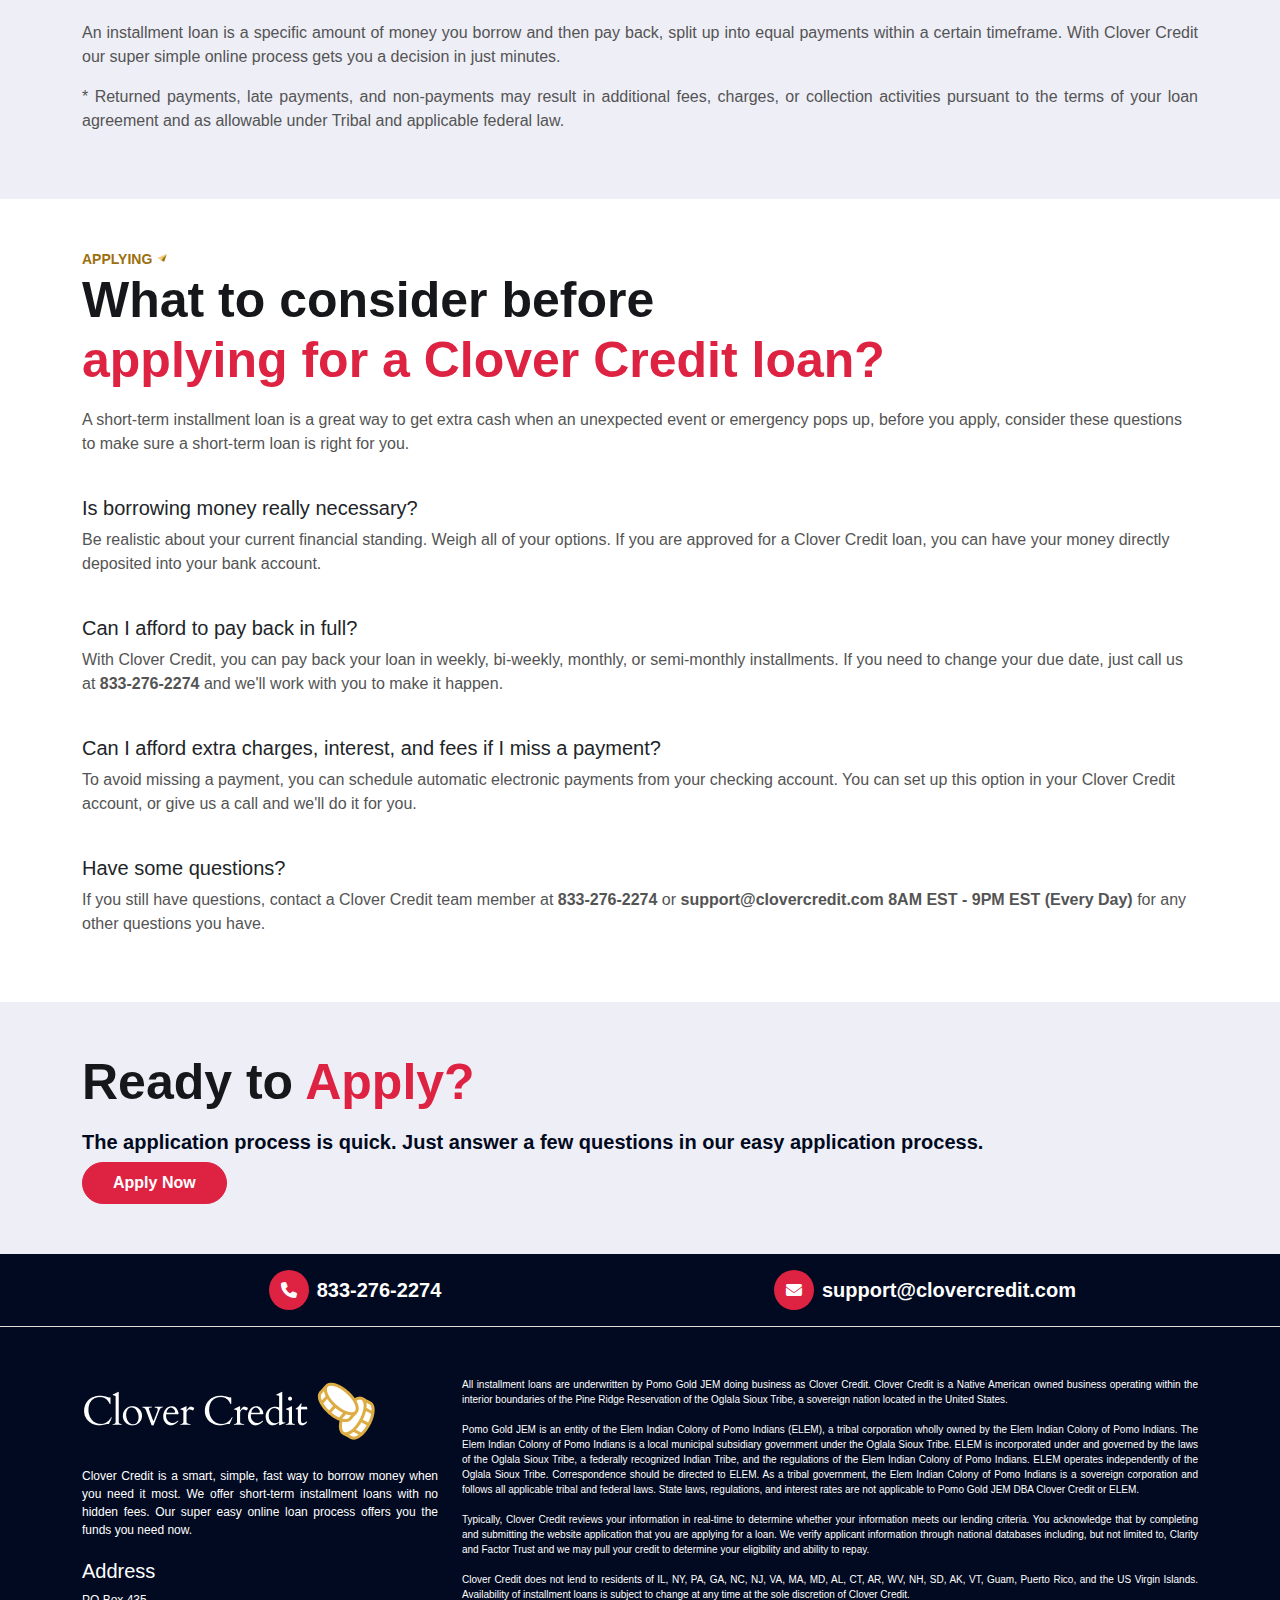
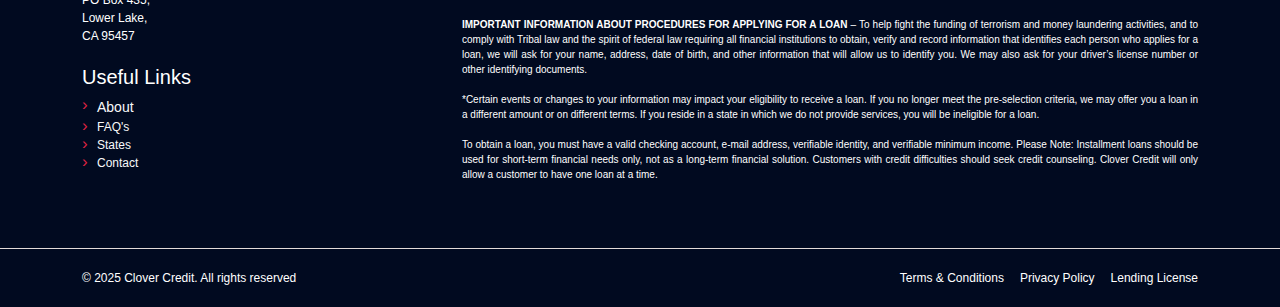
<file: states.html>
<!DOCTYPE html>
<html lang="en">

    <head>
        <meta charset="UTF-8">
        <meta name="viewport" content="width=device-width, initial-scale=1.0">
        <title>Clover Credit | States</title>
        <link rel="icon" type="image/png" href="images/fav2.png">
        <link href="https://cdn.jsdelivr.net/npm/bootstrap@5.3.3/dist/css/bootstrap.min.css" rel="stylesheet"
            integrity="sha384-QWTKZyjpPEjISv5WaRU9OFeRpok6YctnYmDr5pNlyT2bRjXh0JMhjY6hW+ALEwIH" crossorigin="anonymous">
        <link rel="preconnect" href="https://fonts.googleapis.com">
        <link rel="preconnect" href="https://fonts.gstatic.com" crossorigin>
        <link
            href="https://fonts.googleapis.com/css2?family=Darker+Grotesque:wght@300..900&family=Gloock&family=Montserrat:ital,wght@0,100..900;1,100..900&display=swap"
            rel="stylesheet">
        <link rel="stylesheet" href="https://cdnjs.cloudflare.com/ajax/libs/font-awesome/6.5.1/css/all.min.css">
        <link rel="stylesheet" href="styles/style.css" />
    </head>

    <body>
        <div class="main-wrapper">
            <div class="top-bar">
                <div class="container">
                    <div class="row">
                        <div class="col-lg-6 col-12 text-center text-lg-start">
                            <i class="fa fa-phone" aria-hidden="true"></i>
                            833-276-2274
                        </div>
                        <div class="col-lg-6 col-12 text-center text-lg-end">
                            <i class="fa fa-envelope" aria-hidden="true"></i>
                            support@clovercredit.com
                        </div>
                    </div>
                </div>
            </div>
            <div class="navSection">
                <div class="container">
                    <nav class="navbar navbar-expand-lg navbar-light">
                        <a class="navbar-brand" href="index.html">
                            <img src="images/logo.png" class="mainLogo" />
                        </a>
                        <button class="navbar-toggler" type="button" data-bs-toggle="collapse"
                            data-bs-target="#navbarSupportedContent" aria-controls="navbarSupportedContent"
                            aria-expanded="false" aria-label="Toggle navigation">
                            <span class="navbar-toggler-icon"></span>
                        </button>

                        <div class="collapse navbar-collapse" id="navbarSupportedContent">
                            <ul class="navbar-nav ms-auto"> <!-- Changed mr-auto to me-auto -->
                                <li class="nav-item">
                                    <a class="nav-link" href="index.html">Home</a>
                                </li>
                                <li class="nav-item">
                                    <a class="nav-link" href="about.html">About</a>
                                </li>
                                <li class="nav-item">
                                    <a class="nav-link" href="faq.html">FAQ's</a>
                                </li>
                                <li class="nav-item active">
                                    <a class="nav-link" href="states.html">States</a>
                                </li>
                                <li class="nav-item">
                                    <a class="nav-link" href="#" data-bs-toggle="modal" data-bs-target="#exampleModal">Support</a>
                                </li>
                                <li class="nav-item">
                                    <a class="nav-link" href="contact.html">Contact</a>
                                </li>
                                <!-- <li class="nav-item dropdown">
                                <a class="nav-link dropdown-toggle" href="#" id="navbarDropdown" role="button"
                                    data-bs-toggle="dropdown" aria-expanded="false">
                                    Dropdown
                                </a>
                                <ul class="dropdown-menu" aria-labelledby="navbarDropdown">
                                    <li><a class="dropdown-item" href="#">Action</a></li>
                                    <li><a class="dropdown-item" href="#">Another action</a></li>
                                    <li>
                                        <hr class="dropdown-divider">
                                    </li>
                                    <li><a class="dropdown-item" href="#">Something else here</a></li>
                                </ul>
                            </li>
                            <li class="nav-item">
                                <a class="nav-link disabled" href="#">Disabled</a>
                            </li> -->
                            </ul>
                            <form class="d-flex"> <!-- Changed form-inline to d-flex -->
                                <!-- <input class="form-control me-2" type="search" placeholder="Search" aria-label="Search"> -->
                                <button class="btn btn-clover" type="submit">Apply Now</button>
                            </form>
                        </div>
                    </nav>
                </div>
            </div>
            <div class="contentSection">
                <div class="contentHeader">
                    <div class="container">
                        <div class="row">
                            <div class="col-12">
                                <h1>States</h1>
                            </div>
                        </div>
                    </div>
                </div>
                <div class="container">
                    <div class="content">
                        <div class="row">
                            <div class="col-12">
                                <div class="rightContent">
                                    <div class="headingSection">
                                        <p>Lending</p>
                                        <h1><span>Where </span>we lend</h1>
                                    </div>
                                    <h5>Clover Credit is currently available in the following states:</h5>
                                    <p>We are always looking at expanding so please check back often to see our most up-to-date list.</p>
                                </div>
                            </div>
                        </div>
                    </div>
                </div>
                <div style="background-color: #fff; padding: 50px 0px;">
                    <div class="container">
                        <div class="row">
                            <div class="col-12">
                                <div class="selectState text-center">
                                    <form>
                                        <select class="state_drop">
                                            <option value="">--Select State--</option>
                                        </select>
                                        <button class="btn btn-clover mobile-full-width">Apply Now</button>
                                    </form>
                                    <div style="margin-top: 50px;">
                                        <img src="images/usa-map.png" class="img-fluid"/>
                                    </div>
                                </div>
                            </div>
                        </div>
                    </div>
                </div>
                <div class="container">
                    <div class="content">
                        <div class="row">
                            <div class="col-12">
                                <div class="rightContent">
                                    <div class="headingSection">
                                        <p>Costs</p>
                                        <h1><span>What does  </span>a loan cost? </h1>
                                    </div>
                                    <h5>We offer a range of short-term installment loans to fit your financial needs.</h5>
                                </div>
                            </div>
                        </div>
                        <br /><br />
                        <div class="row">
                            <div class="col-md-4">
                                <div class="howItWorks text-center">
                                    <i class="fa fa-dollar"></i>
                                    <h4>Loans up to $2000</h4>
                                </div>
                            </div>
                            <div class="col-md-4">
                                <div class="howItWorks text-center">
                                    <i class="fa fa-database" aria-hidden="true"></i>
                                    <h4>Competitive interest rates</h4>
                                </div>
                            </div>
                            <div class="col-md-4">
                                <div class="howItWorks text-center">
                                    <i class="fa fa-refresh" aria-hidden="true"></i>
                                    <h4>No hidden fees</h4>
                                </div>
                            </div>
                            <div class="col-12">
                                <p>An installment loan is a specific amount of money you borrow and then pay back, split up into equal payments within a
                                certain timeframe. With Clover Credit our super simple online process gets you a decision in just minutes.</p>
                                <p>* Returned payments, late payments, and non-payments may result in additional fees, charges, or collection activities
                                pursuant to the terms of your loan agreement and as allowable under Tribal and applicable federal law.</p>
                            </div>
                        </div>
                    </div>
                </div>
                <div style="background-color: #fff; padding: 50px 0px;">
                    <div class="container">
                        <div class="headingSection">
                            <p>Applying</p>
                            <h1><span>What to consider before  </span><br />applying for a Clover Credit loan? </h1>
                        </div>
                        <p>A short-term installment loan is a great way to get extra cash when an unexpected event or emergency pops up, before you
                        apply, consider these questions to make sure a short-term loan is right for you.</p>
                        <br />

                        <h5>Is borrowing money really necessary?</h5>
                        <p>Be realistic about your current financial standing. Weigh all of your options. If you are approved for a Clover Credit
                        loan, you can have your money directly deposited into your bank account.</p>
                        <br />
                        
                        <h5>Can I afford to pay back in full?</h5>
                        <p>With Clover Credit, you can pay back your loan in weekly, bi-weekly, monthly, or semi-monthly installments. If you need
                        to change your due date, just call us at<b> 833-276-2274</b> and we'll work with you to make it happen.</p>
                        <br />
                        
                        <h5>Can I afford extra charges, interest, and fees if I miss a payment?</h5>
                        <p>To avoid missing a payment, you can schedule automatic electronic payments from your checking account. You can set up
                        this option in your Clover Credit account, or give us a call and we'll do it for you.</p>
                        <br />
                        
                        <h5>Have some questions?</h5>
                        <p>If you still have questions, contact a Clover Credit team member at <b>833-276-2274</b> or <b>support@clovercredit.com 8AM EST -
                        9PM EST (Every Day)</b> for any other questions you have.</p>
                    </div>
                </div>
                <div class="container">
                    <div class="content">
                        <div class="row">
                            <div class="col-12">
                                <div class="rightContent">
                                    <div class="headingSection">
                                        <h1><span>Ready to </span>Apply?</h1>
                                    </div>
                                    <h5>The application process is quick. Just answer a few questions in our easy application process.</h5>
                                    <button class="btn btn-clover mobile-full-width">Apply Now</button>
                                </div>
                            </div>
                        </div>
                    </div>
                </div>
            </div>
            <div class="modal fade" id="exampleModal" tabindex="-1" aria-labelledby="exampleModalLabel" aria-hidden="true">
                <div class="modal-dialog">
                    <div class="modal-content">
                        <div class="modal-body">
                            <div class="form">
                                <div class="headingSection text-center d-flex">
                                    <div>
                                        <h1 style="font-size: 26px;"><span>Contact </span>Management </h1>
                                        <p
                                            style="color: #484848; font-weight: normal; font-size: 14px; text-transform: capitalize;">
                                            We are here to help. Feel free to reach out to a manager. Customer service is our first
                                            priority. Fill out this quick
                                            form and we will contact you as quickly as possible.</p><br />
                                    </div>
                                    <button type="button"
                                        style=" height: fit-content; background-color: #000; border-radius: 50px; color: #fff; padding: 0px 8px;"
                                        data-bs-dismiss="modal">x</button>
                                </div>
                                <div class="form" style="border: 2px solid #ccc;">
                                    <div class="row g-3">
                                        <!-- Name Field -->
                                        <div class="col-12 col-md-6">
                                            <div class="form-group">
                                                <label for="your-name" class="fw-bold">Name</label>
                                                <input type="text" class="form-control" id="your-name" placeholder="Your Name">
                                            </div>
                                        </div>
                                        <!-- Email Field -->
                                        <div class="col-12 col-md-6">
                                            <div class="form-group">
                                                <label for="email" class="fw-bold">Email</label>
                                                <input type="email" class="form-control" id="email" placeholder="Your Email">
                                            </div>
                                        </div>
                                    </div>
                
                                    <!-- Subject Field -->
                                    <div class="form-group">
                                        <label for="subject" class="fw-bold">Subject</label>
                                        <input type="text" class="form-control" id="subject" placeholder="Subject">
                                    </div>
                
                                    <!-- Message Field -->
                                    <div class="form-group">
                                        <label for="message" class="fw-bold">Message</label>
                                        <textarea class="form-control" id="message" placeholder="Write Message..." rows="4"></textarea>
                                    </div>
                
                                    <!-- Submit Button -->
                                    <button class="btn btn-clover mt-4 w-100" type="submit">Send Message</button>
                                </div>
                            </div>
                        </div>
                    </div>
                </div>
            </div>
            <div class="footer">
                <div class="contactInfo py-3">
                    <div class="container">
                        <div class="row">
                            <!-- Phone Section -->
                            <div
                                class="col-12 col-md-6 text-center d-flex justify-content-center align-items-center mb-3 mb-md-0">
                                <span class="round-icon me-2">
                                    <i class="fa fa-phone fs-6" aria-hidden="true"></i>
                                </span>
                                <p class="phone fw-bold m-0">833-276-2274</p>
                            </div>
                            <!-- Email Section -->
                            <div class="col-12 col-md-6 text-center d-flex justify-content-center align-items-center">
                                <span class="round-icon me-2">
                                    <i class="fa fa-envelope fs-6" aria-hidden="true"></i>
                                </span>

                                <p class="mail fw-bold m-0">support@clovercredit.com</p>
                            </div>
                        </div>
                    </div>
                </div>
                <div class="footerSection" style="padding: 50px 0px;">
                    <div class="container">
                        <div class="row">
                            <!-- Left Section -->
                            <div class="col-12 col-md-6 col-lg-4">
                                <div class="footerLogo" style="font-weight: 300;">
                                    <img src="images/logo_white.png" class="mainLogo" />
                                    <p style="margin-top: 20px; font-size: 12px;">Clover Credit is a smart, simple, fast
                                        way to borrow money when you
                                        need it most. We offer short-term installment loans with no hidden fees. Our
                                        super easy online
                                        loan process offers you the funds you need now.</p>

                                    <h3 style="font-size: 20px; margin-top: 20px;">Address</h3>
                                    <p style="font-size: 12px;">PO Box 435,<br /> Lower Lake,<br /> CA 95457</p>

                                    <h3 style="font-size: 20px; margin-top: 20px;">Useful Links</h3>
                                    <ul class="custom-list list-unstyled">
                                        <li><a href="about.html" class="text-light" style="font-size: 14px;">About</a>
                                        </li>
                                        <li><a href="faq.html" class="text-light" style="font-size: 12px;">FAQ's</a>
                                        </li>
                                        <li><a href="states.html" class="text-light" style="font-size: 12px;">States</a>
                                        </li>
                                        <li><a href="contact.html" class="text-light"
                                                style="font-size: 12px;">Contact</a></li>
                                    </ul>
                                </div>
                            </div>

                            <!-- Right Section -->
                            <div class="col-12 col-md-6 col-lg-8">
                                <p class="terms">
                                    All installment loans are underwritten by Pomo Gold JEM doing business as Clover
                                    Credit. Clover Credit is a Native
                                    American owned business operating within the interior boundaries of the Pine Ridge
                                    Reservation of the Oglala Sioux
                                    Tribe, a sovereign nation located in the United States.<br><br>

                                    Pomo Gold JEM is an entity of the Elem Indian Colony of Pomo Indians (ELEM), a
                                    tribal corporation wholly owned by the
                                    Elem Indian Colony of Pomo Indians. The Elem Indian Colony of Pomo Indians is a
                                    local municipal subsidiary government
                                    under the Oglala Sioux Tribe. ELEM is incorporated under and governed by the laws of
                                    the Oglala Sioux Tribe, a federally
                                    recognized Indian Tribe, and the regulations of the Elem Indian Colony of Pomo
                                    Indians. ELEM operates independently of
                                    the Oglala Sioux Tribe. Correspondence should be directed to ELEM. As a tribal
                                    government, the Elem Indian Colony of
                                    Pomo Indians is a sovereign corporation and follows all applicable tribal and
                                    federal laws. State laws, regulations, and interest rates are not applicable to Pomo
                                    Gold JEM DBA Clover Credit or ELEM.<br><br>

                                    Typically, Clover Credit reviews your information in real-time to determine whether
                                    your information meets our lending criteria. You acknowledge that by completing and
                                    submitting the website application that you are applying for a loan. We verify
                                    applicant information through national databases including, but not limited to,
                                    Clarity and Factor Trust and we may pull your credit to determine your eligibility
                                    and ability to repay.<br /><br>

                                    Clover Credit does not lend to residents of IL, NY, PA, GA, NC, NJ, VA, MA, MD, AL,
                                    CT, AR, WV, NH, SD, AK, VT, Guam,
                                    Puerto Rico, and the US Virgin Islands. Availability of installment loans is subject
                                    to change at any time at the sole
                                    discretion of Clover Credit.<br /><br>

                                    <span class="fw-bold">IMPORTANT INFORMATION ABOUT PROCEDURES FOR APPLYING FOR A
                                        LOAN</span> – To help fight the funding of terrorism and money laundering
                                    activities, and to comply with Tribal law and the spirit of federal law requiring
                                    all financial institutions to obtain, verify and record information that identifies
                                    each person
                                    who applies for a loan, we will ask for your name, address, date of birth, and other
                                    information that will allow us to
                                    identify you. We may also ask for your driver’s license number or other identifying
                                    documents.<br><br>

                                    *Certain events or changes to your information may impact your eligibility to
                                    receive a loan. If you no longer meet the
                                    pre-selection criteria, we may offer you a loan in a different amount or on
                                    different terms. If you reside in a state in
                                    which we do not provide services, you will be ineligible for a loan.<br /><br>
                                    To obtain a loan, you must have a valid checking account, e-mail address, verifiable
                                    identity, and verifiable minimum
                                    income. Please Note: Installment loans should be used for short-term financial needs
                                    only, not as a long-term financial
                                    solution. Customers with credit difficulties should seek credit counseling. Clover
                                    Credit will only allow a customer to
                                    have one loan at a time.<br />
                                </p>
                            </div>
                        </div>
                    </div>
                </div>
                <div class="contactInfo"
                    style="font-size: 12px; padding: 20px 0px; border-top: 1px solid #E3DBD8; border-bottom: none;">
                    <div class="container">
                        <div class="row align-items-center text-center text-md-start">
                            <!-- Copyright Section -->
                            <div class="col-12 col-md-6">
                                <p class="m-0" style="font-size: 12px;">© 2025 Clover Credit. All rights reserved</p>
                            </div>

                            <!-- Terms & Policy Links -->
                            <div
                                class="col-12 col-md-6 d-flex justify-content-center justify-content-md-end mt-2 mt-md-0">
                                <ul class="list-unstyled d-flex gap-3 m-0">
                                    <li><a href="docs/Terms_of_Use.pdf" target="_blank">Terms & Conditions</a></li>
                                    <li><a href="docs/privacy_policy.pdf" target="_blank">Privacy Policy</a></li>
                                    <li><a href="docs/Pomo_Gold_dba_Clover_Credit_Lender_License_2024.pdf" target="_blank">Lending License</a></li>
                                </ul>
                            </div>
                        </div>
                    </div>
                </div>
            </div>
        </div>
    </body>
    <script src="https://cdn.jsdelivr.net/npm/bootstrap@5.3.3/dist/js/bootstrap.bundle.min.js"
        integrity="sha384-YvpcrYf0tY3lHB60NNkmXc5s9fDVZLESaAA55NDzOxhy9GkcIdslK1eN7N6jIeHz"
        crossorigin="anonymous"></script>

</html>
</file>
<file: styles/style.css>
body{
    font-family: 'Roboto', sans-serif;
    box-sizing: border-box;
    background-color: #EEEEF6;
}

li{
    list-style: none;
}

a{
    text-decoration: none;
    color: #fff;
}
p{
    color: #545454 !important;
}
.top-bar{
    background-color: #010A20;
    color: #fff;
    padding: 10px ;
    font-size: 16px;
}
.btn-clover{
    color: #fff;
    background-color: #DD2242;
    border-radius: 50px;
    font-weight: 600;
    border: 1px solid #DD2242;
    padding: 8px 30px;
    width: max-content;
}
.btn-clover:hover {
    color: #DD2242;
    background-color: none;
    border: 1px solid #DD2242;
    box-shadow: inset 0 0 0 2px #DD2242;
}

.navSection{
    padding: 5px 0px;
    background-color: #ffffff;
}
.navbar-brand span{
    font-weight: bolder;
    margin-left: 5px;
}
.nav-link{
    font-weight: 500;
    color: #000;
}
li.nav-item.active{
    border-bottom: 2px solid #DD2242 !important;
}
.heroSection {
    position: relative;
    background-image: url('../images/hero.webp');
    height: 80vh;
    background-repeat: no-repeat;
    background-size: cover;
    background-position: center;
    overflow: hidden;
}

.heroSection img {
    width: 100%;
}

.heroSection p {
    font-size: larger;
}

.hero-action-section {
    background-color: #010A20;
    text-align: center;
    transform: skew(-15deg);
    position: absolute;
    z-index: 1;
    width: 40%;
    height: 100%;
    right: -7%;
    border-left: 15px solid #F7CB6C;
    -webkit-box-shadow: -10px 0px 10px -7px rgba(0, 0, 0, 0.75);
    -moz-box-shadow: -10px 0px 10px -7px rgba(0, 0, 0, 0.75);
    box-shadow: -10px 0px 10px -7px rgba(0, 0, 0, 0.75);

    display: flex;
    justify-content: center;
    align-items: center;
}

.hero-action-section p {
    font-size: 2.5em;
    color: #fff !important;
    transform: skewX(15deg);
}

.hero-action-section .btn-clover {
    font-size: 1.2em;
    transform: skewX(15deg);
}
.form-action{
    text-align: right;
    margin-right: 50px;
}
.hero-action-section-two{
    background-color: #010A20;
    text-align: center;
    border-top: 15px solid #F7CB6C;
    -webkit-box-shadow: -10px 0px 10px -7px rgba(0, 0, 0, 0.75);
    -moz-box-shadow: -10px 0px 10px -7px rgba(0, 0, 0, 0.75);
    box-shadow: -10px 0px 10px -7px rgba(0, 0, 0, 0.75);
    padding: 20px;
    display: flex;
    justify-content: center;
    align-items: center;
}
.hero-action-section-two p {
    font-size: 2.5em;
    color: #fff !important;
}
.hero-action-section-two .form-action {
    text-align: center;
}
.headingSection{
    padding: 0px 0px 10px 0px;
}
.headingSection p{
    margin: 0;
    font-size: 14px;
    text-transform: uppercase;
    font-weight: 600;
    color: #9C7010 !important;
}
.headingSection p::after {
    content: "";
    display: inline-block;
    background-image: url('../images/headingArrow.png');
    background-size: contain;
    background-repeat: no-repeat;
    width: 10px;
    height: 10px;
    margin-left: 5px;
}
.headingSection h1 {
    font-size: 50px;
    color: #DD2242;
    font-weight: bold;
}
.headingSection h1 span{
    color: #16171A;
}
.card{
    border-radius: 20px;
    box-shadow: 0px 0px 10px 0px rgba(0, 0, 0, 0.15);
    padding: 20px;
    min-height: 325px;
    margin: 12px 0px;
}
.card .icon{
    background-color: #010A20;
    color: #fff;
    border-radius: 50%;
    height: 70px;
    width: 70px;
    display: flex;
    justify-content: center;
    align-items: center;
    margin: 20px auto;
}

.icon i{
    font-size: 26px;
}

.card h5{
    color: #010A20;
    text-align: center;
    font-feature-settings: 'liga' off, 'clig' off;
    font-size: 18px;
    font-style: normal;
    font-weight: 700;
    line-height: 30px;
}
.card p{
    color: #727272;
    text-align: center;
    font-feature-settings: 'liga' off, 'clig' off;
    font-size: 16px;
    font-style: normal;
    font-weight: 500;
    line-height: 30px;
}
.card:hover {
    border: 1px solid #DD2242;
    box-shadow: 0px 0px 10px 0px rgba(0, 0, 0, 0.35);
}
.card:hover .icon {
    background-color: #DD2242;
}

.relation{
    border: 1px solid #DD2242; 
    border-radius: 20px;
    padding: 15px;
    font-size: 28px;
    color: #545454;
    box-shadow: 0px 0px 10px 0px rgba(0, 0, 0, 0.35);
}

.onlineLoan i{
    color: #010A20;
    margin: 4px 10px 0px 0px;
}

.options{
    padding: 30px;
    border-radius: 20px;
    margin-top: 15px;
    height: 270px;
    box-shadow: 0px 0px 10px 0px rgba(0, 0, 0, 0.15);
    border: 1px solid #c2bfbf;
}

.options:hover {
    border: 1px solid #DD2242;
    box-shadow: 0px 0px 10px 0px rgba(0, 0, 0, 0.35);
}

.options i{
    font-size: 32px;
    margin-bottom: 40px;
    margin-top: 20px;
}

.options h3 {
    font-size: 26px;
    color: #DD2242;
    font-weight: bold;
}

.advantage{
    background-color: #010A20;
    color: #fff;
}

.advantage i{
    font-size: 26px;
    margin-bottom: 25px;
}

.advantage h5 {
    margin-bottom: 20px;
    font-weight: bold;
}

.advantage p {
    color: #ffffff !important;
}

.needs i{
    color: #010A20;
    margin-top: 4px !important;
}

.needs p{
    color: #010A20;
    font-weight: bold;
    font-size: 26px;
}

.form{
    padding: 20px;
    background-color: #fff;
    border-radius: 20px;
}

.form label {
    color: #010A20;
    font-size: 14px;
}

.form input{
    margin-bottom: 20px;
    border-radius: 50px;
    padding: 12px;
    font-size: 14px;
}

.form textarea {
    margin-bottom: 20px;
    border-radius: 30px;
    padding: 12px;
    font-size: 14px;
}

.customer{
    border: 1px solid #E3DBD8;
    border-radius: 20px;
    position: relative;
    padding: 30px 40px;
    width: 90%;
    height: 180px;
    margin-top: 50px;
    background-color: #fff;
}

.customer img{
    position: absolute;
    left: -30px;
    top: 30px;
    border-radius: 50px;
    border: 1px solid #DD2242;
    width: 60px;
    height: 60px;
}

.customer p{
    font-size: 14px;
    font-style: italic;
    color: #727272;
}

.customer span{
    color: #DD2242;
    font-size: 18px;
}

.footer{
    background-color: #010A20;
    color: #fff !important;
}
.footer p {
    color: #fff !important;
}

.contactInfo{
    border-bottom: 1px solid#E3DBD8;
    padding-bottom: 15px
}

.contactInfo span{
    background-color: #DD2242;
    border-radius: 50%;
    padding: 10px 15px;
    color: #fff;
    display: inline-flex;
    align-items: center;
    justify-content: center;
    width: 40px;
    height: 40px;
}

.contactInfo p{
    margin: 0px 0px 0px 15px;
    font-size: 20px;
}

.footerSection{
    font-size: 10px;
    text-align: justify;
    font-weight: 200;
}

.footerSection .terms span {
    font-weight: 400;
}

.custom-list li {
    position: relative;
    padding-left: 15px;
}

.custom-list li::before {
    content: "›";
    position: absolute;
    left: 0;
    top: -5px;
    color: #DD2242;
    font-size: 17px;
}

/* About */
.contentHeader{
    background-color: #010A20;
    color: #fff;
    padding: 30px 0px;
    font-weight: 900;
}

.content{
    padding: 50px 0px;
    text-align: justify;
}

.content h5{
    font-weight: 600;
    color: #010A20;
}

/* FAQ's */
/* Custom Gap between accordion items */
.accordion {
    --bs-accordion-btn-active-icon: none !important;
    --bs-accordion-btn-icon:none !important;
}
.accordion-item {
    margin-bottom: 10px; /* Adjust gap between each accordion item */
    border-radius: 20px !important; /* Rounded corners for the accordion item */ 
    border: none;
    background-color: #F1F5EB;
/* shadow/L */
    box-shadow: 0px 0px 60px 0px rgba(0, 0, 0, 0.05);
}

/* Rounded borders for the accordion content */
.accordion-button {
    border-radius: 20px !important; /* Rounded corners for the button */
    background-color: #fff !important;
    border-bottom: 1px solid #fff !important;
}
.accordion-button::after {
    content: '\f107' !important;
    font-family: "Font Awesome 5 Free";
    font-weight: 900;
    font-size: 15px;
    color: #fff;
    background-color: #DD2242;
    border-radius: 50%;
    padding: 2px 4px 2px 4px;
}

.howItWorks {
    padding: 15px;
}

.howItWorks i{
    background-color: #DD2242;
    color: #fff;
    padding: 10px;
    font-size: 30px;
    border-radius: 5px;
    margin-bottom: 20px;
    width: 50px;
    height: 50px;
}

.howItWorks h4 {
    margin-bottom: 15px;
}

.howItWorks p {
    font-size: 14px;
    text-align: justify;
}

/* States */

select{
    border-radius: 50px;
    padding: 10px 15px;
    width: 40%;
    border: 1px solid #E3DBD8;
    margin: 10px;
}

@media screen and (max-width: 1023px) {
    .heroSection {
        height: 50vh;
    }

    .headingSection {
        text-align: center;
    }

    .headingSection h1 {
        font-size: 34px;
    }

    .top-bar {
        text-align: center;
    }

    .relation {
        margin-top: 20px;
        box-shadow: none;
    }

    .customer {
        padding: 30px 40px;
        width: 100%;
        margin-top: 20px;
        height: auto;
    }

    .customer img {
        position: initial;
        border-radius: 50px;
        border: 1px solid #DD2242;
        width: 60px;
        height: 60px;
    }

    .form-action {
        margin-right: 0px;
    }

    form .btn {
        margin: 0px auto;
        display: block;
    }

    .footerLogo {
        text-align: center;
    }

    .custom-list {
        display: inline-block;
    }

    /* Hide hero-action-section on small screens until 1024px */
    .hero-action-section {
        display: none;
    }
}

@media (min-width: 1024px) {
    .relation {
        width: 120%;
        background-color: #fff;
        padding: 40px;
    }

    /* Show hero-action-section on screens 1024px and larger */
    .hero-action-section {
        display: flex;
        /* Ensure it's displayed */
    }
    .hero-action-section-two {
        display: none;
    }
}

@media (min-width: 1024px) and (max-width: 1440px) {
    .hero-action-section {
        width: 50%;
        height: 100%;
        right: -100px;
    }
}

@media (max-width: 576px) {

    /* Bootstrap's mobile breakpoint */
    .mobile-full-width, .img-fluid {
        width: 100% !important;
        /* Ensure it takes full width on mobile */
    }

    .cloverAdvantage p {
        margin-bottom: 50px;
    }

    .state_drop{
        margin: 10px auto !important;
        width: 100%;
    }

    .li.nav-item.active {
        border-bottom: 2px solid #fff !important;
    }
    
    .form-action{
        margin-right: 0px;
    }
}

@media (min-width: 577px) {
    .mobile-full-width {
        width: auto !important;
        /* Reset to auto width for larger screens */
    }
}
</file>
